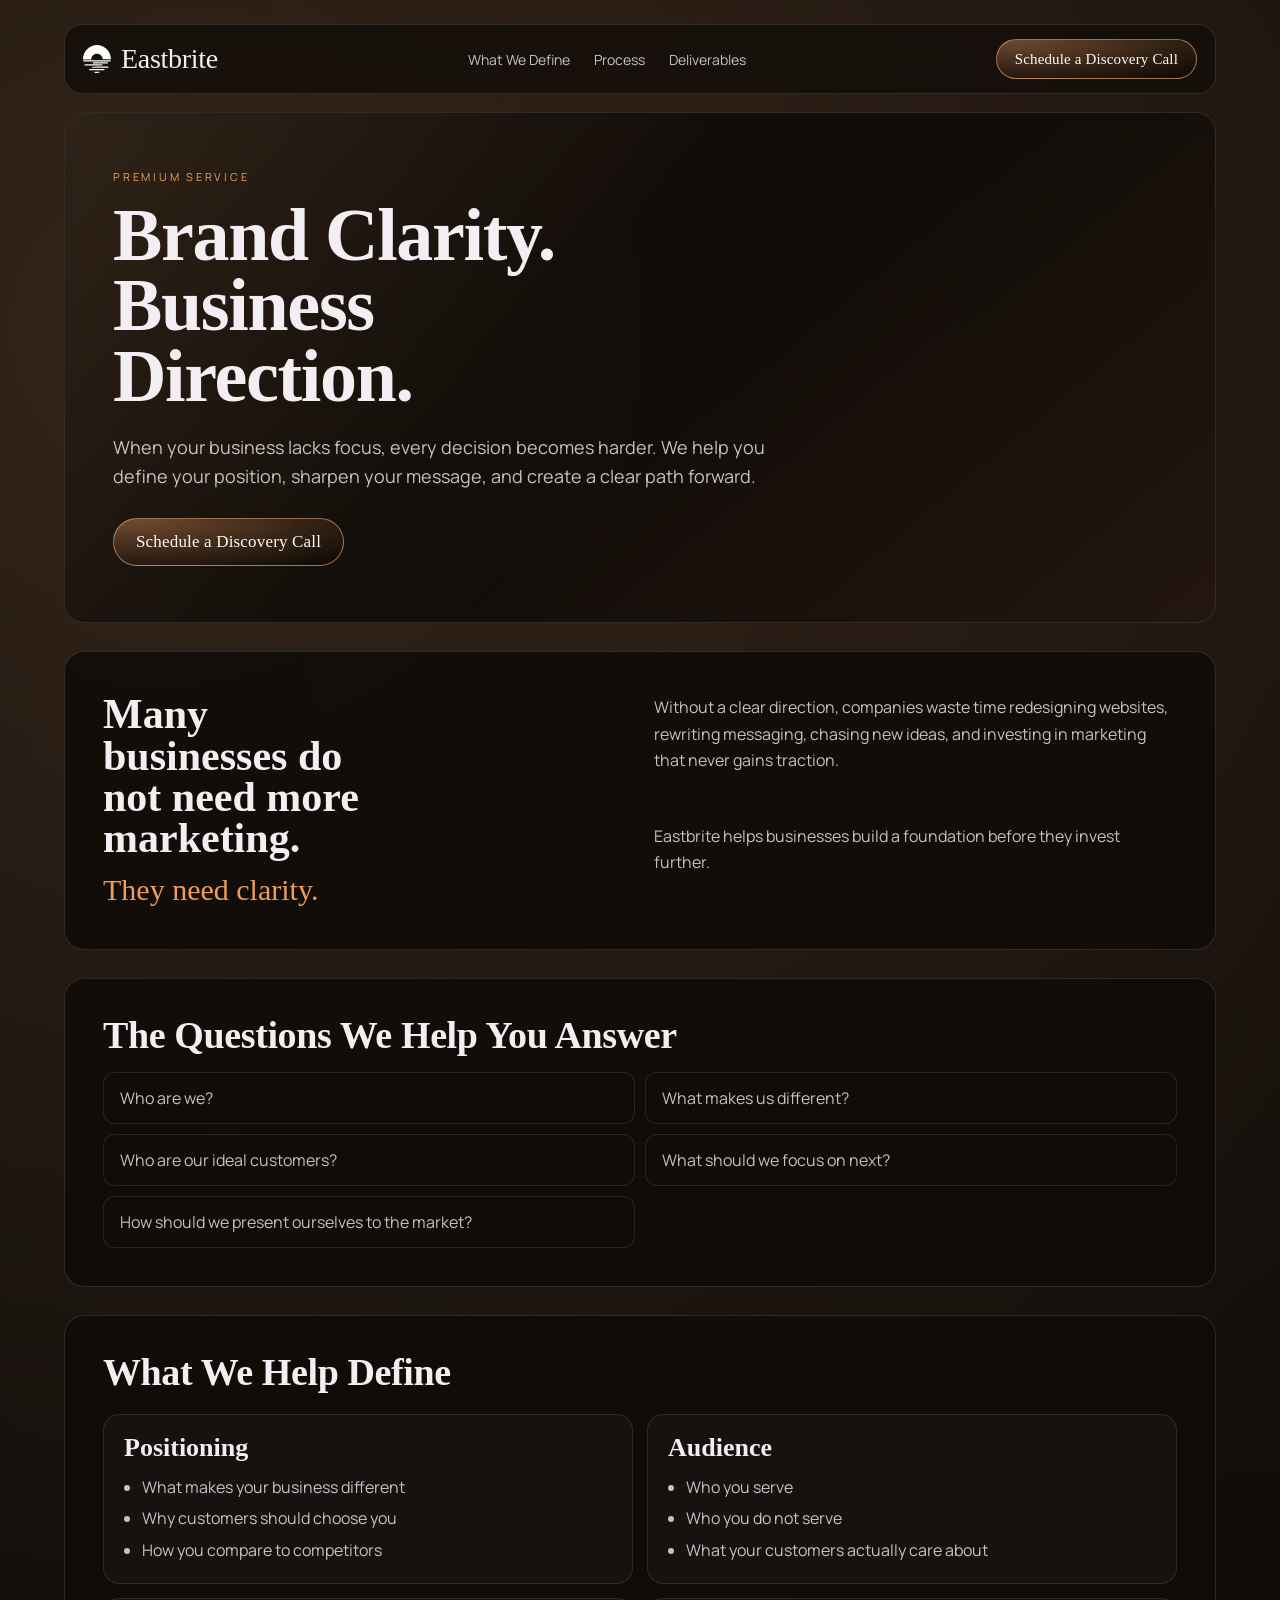
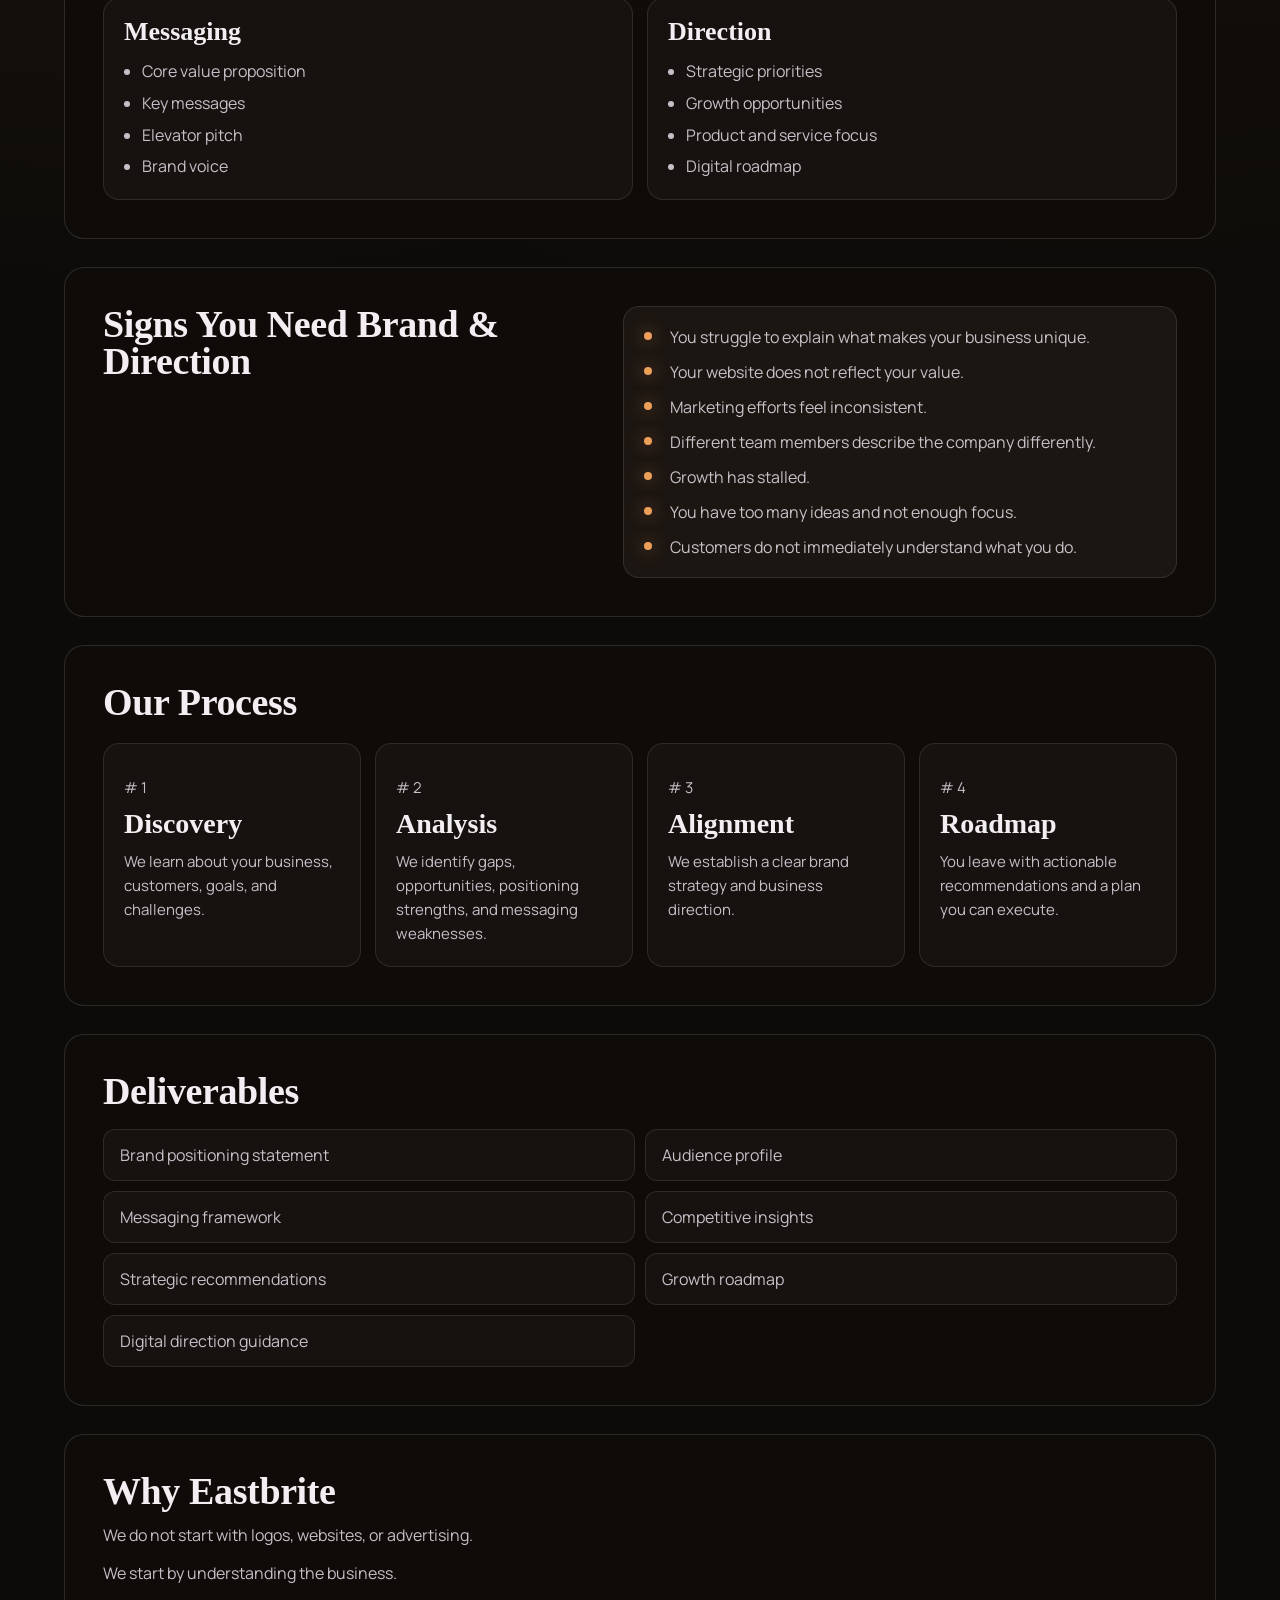
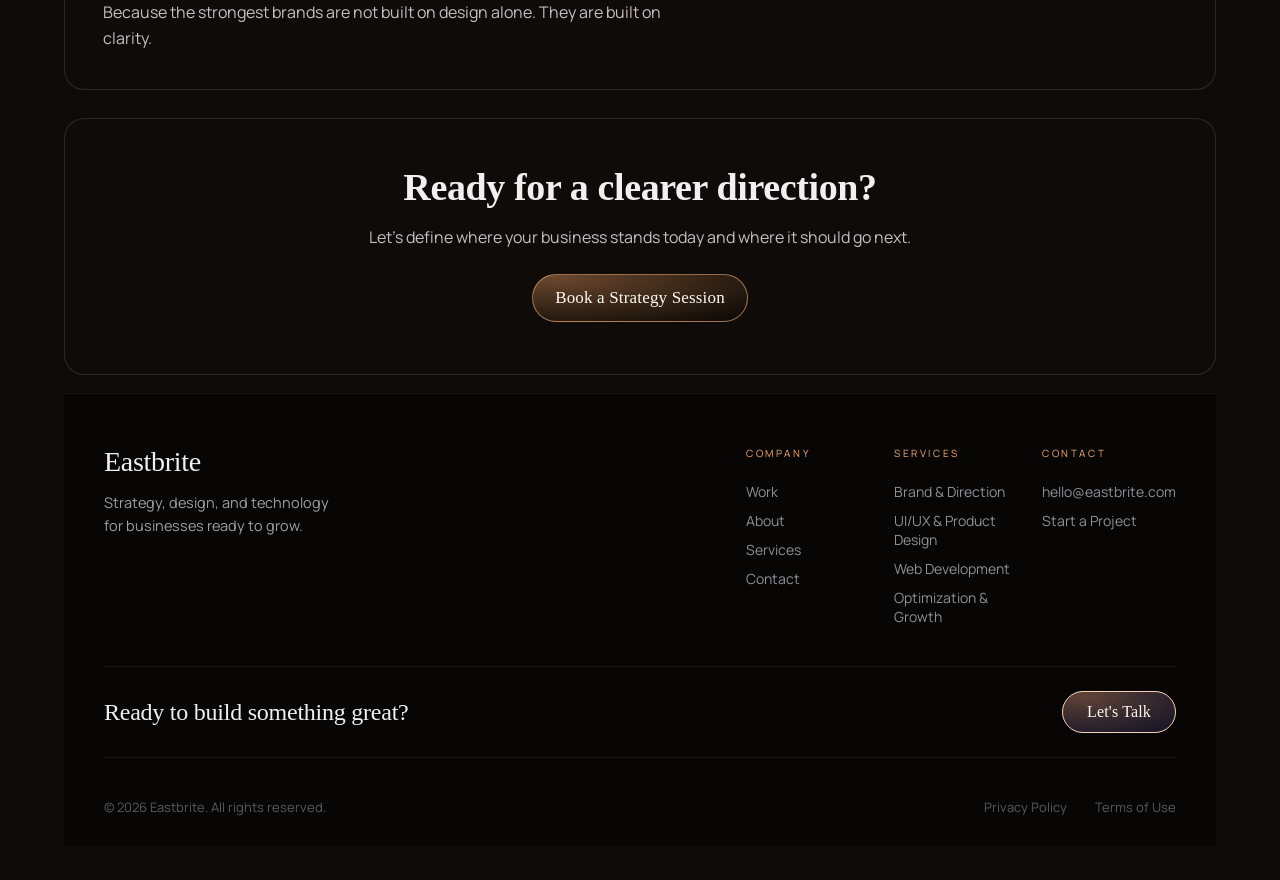
<file: brand-direction.html>
<!doctype html>
<html lang="en">
  <head>
    <meta charset="UTF-8" />
    <meta name="viewport" content="width=device-width, initial-scale=1.0" />
    <title>Brand &amp; Direction | Eastbrite</title>
    <meta
      name="description"
      content="Eastbrite helps businesses define positioning, audience, messaging, and strategic direction before investing further in marketing."
    />
    <link rel="canonical" href="https://eastbrite.com/brand-direction.html" />
    <meta property="og:type" content="website" />
    <meta property="og:site_name" content="Eastbrite" />
    <meta property="og:title" content="Brand &amp; Direction | Eastbrite" />
    <meta
      property="og:description"
      content="Eastbrite helps businesses define positioning, audience, messaging, and strategic direction before investing further in marketing."
    />
    <meta
      property="og:url"
      content="https://eastbrite.com/brand-direction.html"
    />
    <meta property="og:image" content="https://eastbrite.com/logo.svg" />
    <meta name="twitter:card" content="summary_large_image" />
    <meta name="twitter:title" content="Brand &amp; Direction | Eastbrite" />
    <meta
      name="twitter:description"
      content="Eastbrite helps businesses define positioning, audience, messaging, and strategic direction before investing further in marketing."
    />
    <meta name="twitter:image" content="https://eastbrite.com/logo.svg" />
    <link rel="preconnect" href="https://fonts.googleapis.com" />
    <link rel="preconnect" href="https://fonts.gstatic.com" crossorigin />
    <link
      href="https://fonts.googleapis.com/css2?family=Manrope:wght@300;400;500;600;700&display=swap"
      rel="stylesheet"
    />
    <link rel="stylesheet" href="css/service-common.css" />
    <link rel="stylesheet" href="css/brand-direction.css" />
    <link rel="icon" type="image/svg+xml" href="logo.svg" />
  </head>
  <body>
    <div class="bd-page">
      <header class="bd-topbar">
        <a class="bd-brand" href="index.html">
          <img src="logo.svg" alt="Eastbrite logo" class="service-brand-logo" />
          Eastbrite
        </a>
        <nav
          class="bd-nav"
          id="bd-nav"
          data-mobile-nav
          aria-label="Brand Direction page navigation"
        >
          <a href="#define">What We Define</a>
          <a href="#process">Process</a>
          <a href="#deliverables">Deliverables</a>
        </nav>
        <div class="service-top-actions">
          <a
            class="bd-top-cta"
            href="mailto:hello@eastbrite.com?subject=Discovery%20Call%20-%20Brand%20and%20Direction"
            >Schedule a Discovery Call</a
          >
          <button
            class="service-menu-btn"
            type="button"
            aria-label="Open menu"
            aria-expanded="false"
            aria-controls="bd-nav"
            data-menu-toggle
          >
            <span></span>
            <span></span>
          </button>
        </div>
      </header>

      <main>
        <section class="bd-hero" aria-label="Brand and Direction hero">
          <p class="bd-kicker">Premium Service</p>
          <h1>Brand Clarity. Business Direction.</h1>
          <p class="bd-hero-sub">
            When your business lacks focus, every decision becomes harder. We
            help you define your position, sharpen your message, and create a
            clear path forward.
          </p>
          <a
            class="bd-primary-btn"
            href="mailto:hello@eastbrite.com?subject=Discovery%20Call%20-%20Brand%20and%20Direction"
            >Schedule a Discovery Call</a
          >
        </section>

        <section class="bd-intro" aria-label="Service introduction">
          <div>
            <h2>Many businesses do not need more marketing.</h2>
            <p class="bd-intro-lead">They need clarity.</p>
          </div>
          <div class="bd-intro-copy">
            <p>
              Without a clear direction, companies waste time redesigning
              websites, rewriting messaging, chasing new ideas, and investing in
              marketing that never gains traction.
            </p>
            <p>
              Eastbrite helps businesses build a foundation before they invest
              further.
            </p>
          </div>
        </section>

        <section class="bd-questions" aria-label="Critical business questions">
          <h2>The Questions We Help You Answer</h2>
          <ul>
            <li>Who are we?</li>
            <li>What makes us different?</li>
            <li>Who are our ideal customers?</li>
            <li>What should we focus on next?</li>
            <li>How should we present ourselves to the market?</li>
          </ul>
        </section>

        <section class="bd-define" id="define" aria-label="What we help define">
          <h2>What We Help Define</h2>
          <div class="bd-define-grid">
            <article class="bd-card">
              <h3>Positioning</h3>
              <ul>
                <li>What makes your business different</li>
                <li>Why customers should choose you</li>
                <li>How you compare to competitors</li>
              </ul>
            </article>
            <article class="bd-card">
              <h3>Audience</h3>
              <ul>
                <li>Who you serve</li>
                <li>Who you do not serve</li>
                <li>What your customers actually care about</li>
              </ul>
            </article>
            <article class="bd-card">
              <h3>Messaging</h3>
              <ul>
                <li>Core value proposition</li>
                <li>Key messages</li>
                <li>Elevator pitch</li>
                <li>Brand voice</li>
              </ul>
            </article>
            <article class="bd-card">
              <h3>Direction</h3>
              <ul>
                <li>Strategic priorities</li>
                <li>Growth opportunities</li>
                <li>Product and service focus</li>
                <li>Digital roadmap</li>
              </ul>
            </article>
          </div>
        </section>

        <section
          class="bd-signs"
          aria-label="Signs you need brand and direction"
        >
          <div class="bd-signs-head">
            <h2>Signs You Need Brand &amp; Direction</h2>
          </div>
          <ul class="bd-signs-list">
            <li>You struggle to explain what makes your business unique.</li>
            <li>Your website does not reflect your value.</li>
            <li>Marketing efforts feel inconsistent.</li>
            <li>Different team members describe the company differently.</li>
            <li>Growth has stalled.</li>
            <li>You have too many ideas and not enough focus.</li>
            <li>Customers do not immediately understand what you do.</li>
          </ul>
        </section>

        <section class="bd-process" id="process" aria-label="Our process">
          <h2>Our Process</h2>
          <div class="bd-process-grid">
            <article class="bd-step">
              <p class="bd-step-num">#1</p>
              <h3>Discovery</h3>
              <p>
                We learn about your business, customers, goals, and challenges.
              </p>
            </article>
            <article class="bd-step">
              <p class="bd-step-num">#2</p>
              <h3>Analysis</h3>
              <p>
                We identify gaps, opportunities, positioning strengths, and
                messaging weaknesses.
              </p>
            </article>
            <article class="bd-step">
              <p class="bd-step-num">#3</p>
              <h3>Alignment</h3>
              <p>We establish a clear brand strategy and business direction.</p>
            </article>
            <article class="bd-step">
              <p class="bd-step-num">#4</p>
              <h3>Roadmap</h3>
              <p>
                You leave with actionable recommendations and a plan you can
                execute.
              </p>
            </article>
          </div>
        </section>

        <section
          class="bd-deliverables"
          id="deliverables"
          aria-label="Deliverables"
        >
          <h2>Deliverables</h2>
          <div class="bd-deliverables-grid">
            <p>Brand positioning statement</p>
            <p>Audience profile</p>
            <p>Messaging framework</p>
            <p>Competitive insights</p>
            <p>Strategic recommendations</p>
            <p>Growth roadmap</p>
            <p>Digital direction guidance</p>
          </div>
        </section>

        <section class="bd-why" aria-label="Why Eastbrite">
          <h2>Why Eastbrite</h2>
          <p>We do not start with logos, websites, or advertising.</p>
          <p>We start by understanding the business.</p>
          <p>
            Because the strongest brands are not built on design alone. They are
            built on clarity.
          </p>
        </section>

        <section class="bd-final-cta" aria-label="Final call to action">
          <h2>Ready for a clearer direction?</h2>
          <p>
            Let&apos;s define where your business stands today and where it
            should go next.
          </p>
          <a
            class="bd-primary-btn"
            href="mailto:hello@eastbrite.com?subject=Strategy%20Session%20-%20Brand%20and%20Direction"
            >Book a Strategy Session</a
          >
        </section>
      </main>

      <footer class="site-footer">
        <div class="footer-inner">
          <div class="footer-top">
            <div class="footer-brand">
              <div class="footer-logo">Eastbrite</div>
              <p class="footer-tagline">
                Strategy, design, and technology for businesses ready to grow.
              </p>
              <!-- footer-socials commented out until social profiles are ready
              <div class="footer-socials">
                <a href="https://www.linkedin.com" class="footer-social-link" aria-label="LinkedIn">in</a>
                <a href="https://www.instagram.com" class="footer-social-link" aria-label="Instagram">ig</a>
                <a href="https://dribbble.com" class="footer-social-link" aria-label="Dribbble">dr</a>
                <a href="https://x.com" class="footer-social-link" aria-label="X / Twitter">𝕏</a>
              </div>
              -->
            </div>

            <nav class="footer-nav" aria-label="Footer navigation">
              <div class="footer-nav-col">
                <p class="footer-nav-heading">Company</p>
                <a href="index.html#work">Work</a>
                <a href="index.html#about">About</a>
                <a href="index.html#services">Services</a>
                <a href="index.html#contact">Contact</a>
              </div>
              <div class="footer-nav-col">
                <p class="footer-nav-heading">Services</p>
                <a href="brand-direction.html">Brand &amp; Direction</a>
                <a href="uiux-product-design.html"
                  >UI/UX &amp; Product Design</a
                >
                <a href="web-development.html">Web Development</a>
                <a href="optimization-growth.html">Optimization &amp; Growth</a>
              </div>
              <div class="footer-nav-col">
                <p class="footer-nav-heading">Contact</p>
                <a href="mailto:hello@eastbrite.com">hello@eastbrite.com</a>
                <a
                  href="mailto:hello@eastbrite.com?subject=Start%20a%20Project%20-%20Eastbrite"
                  >Start a Project</a
                >
              </div>
            </nav>
          </div>

          <div class="footer-cta-band">
            <p>Ready to build something great?</p>
            <a class="talk-btn" href="index.html#contact">Let's Talk</a>
          </div>

          <div class="footer-bottom">
            <p class="footer-copy">
              &copy; 2026 Eastbrite. All rights reserved.
            </p>
            <div class="footer-legal">
              <a href="privacy-policy.html">Privacy Policy</a>
              <a href="terms-of-use.html">Terms of Use</a>
            </div>
          </div>
        </div>
      </footer>
    </div>
    <script src="js/main.js" defer></script>
  </body>
</html>
</file>
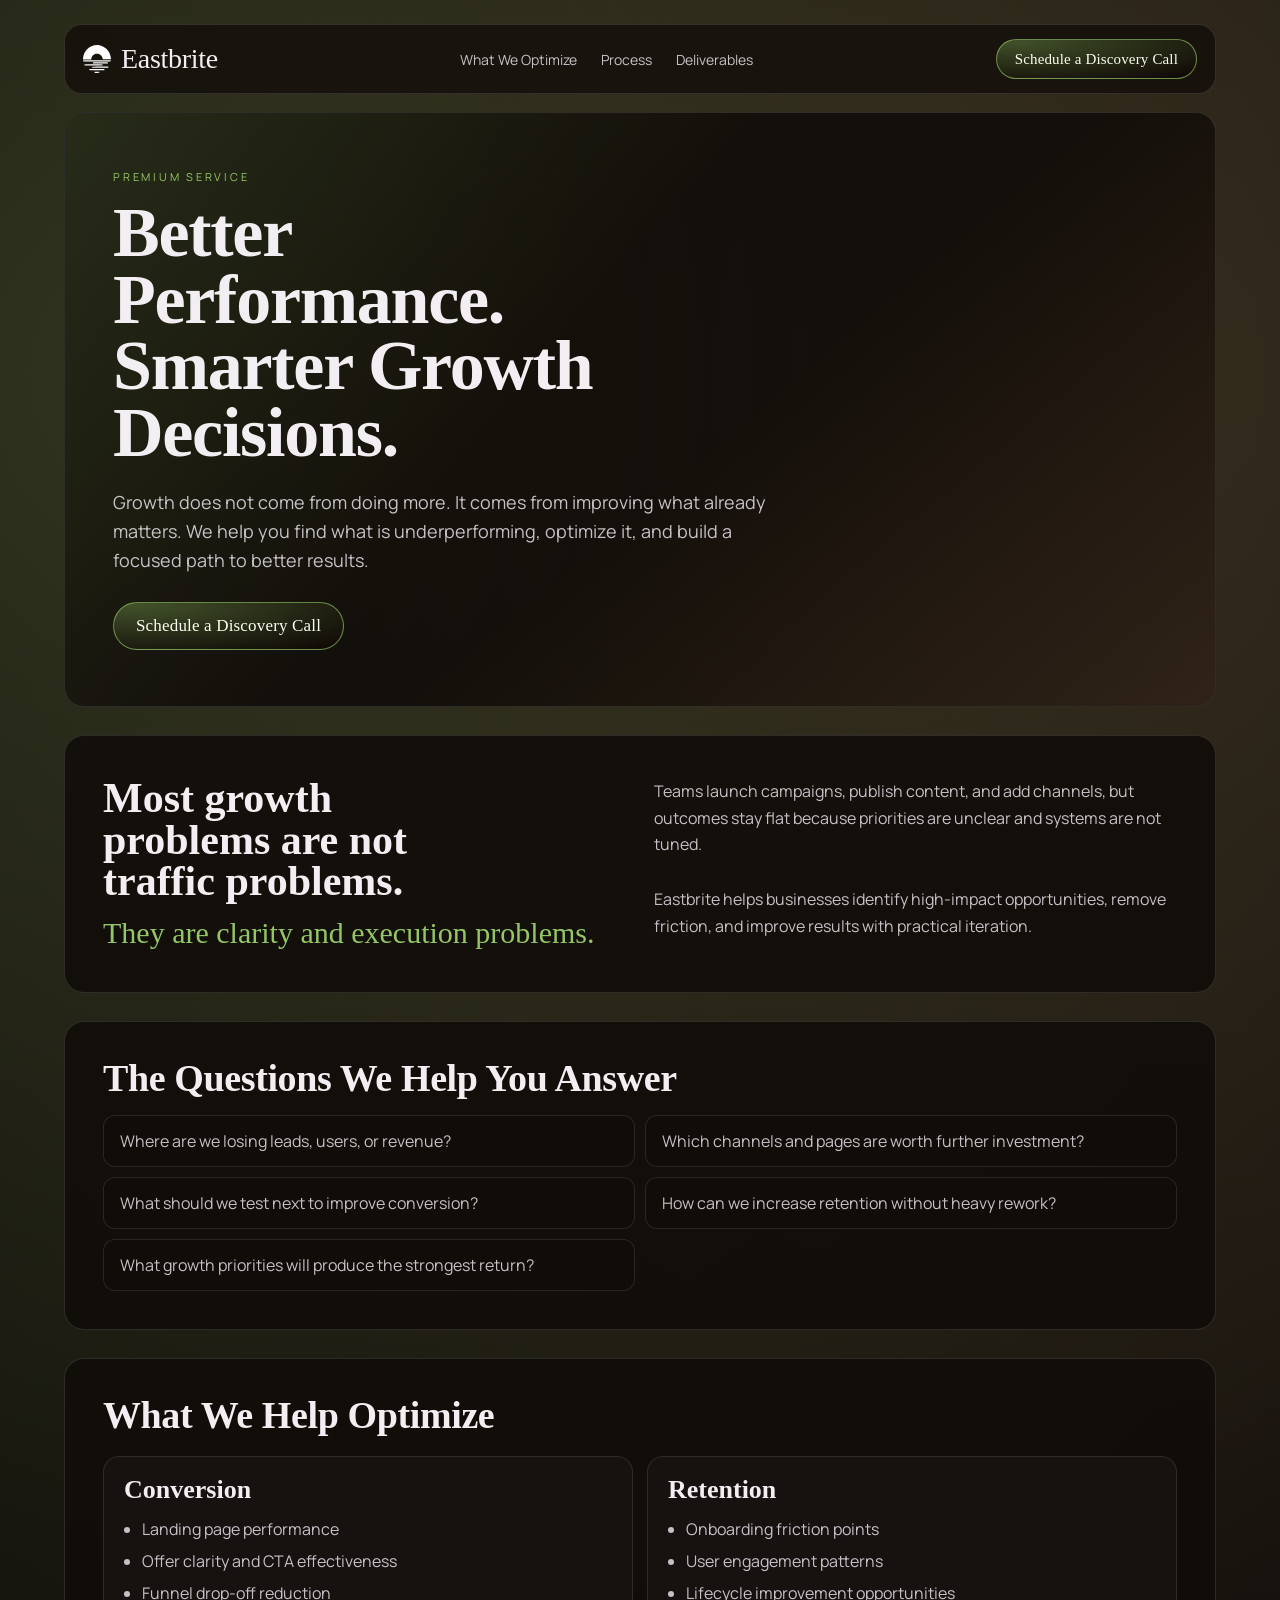
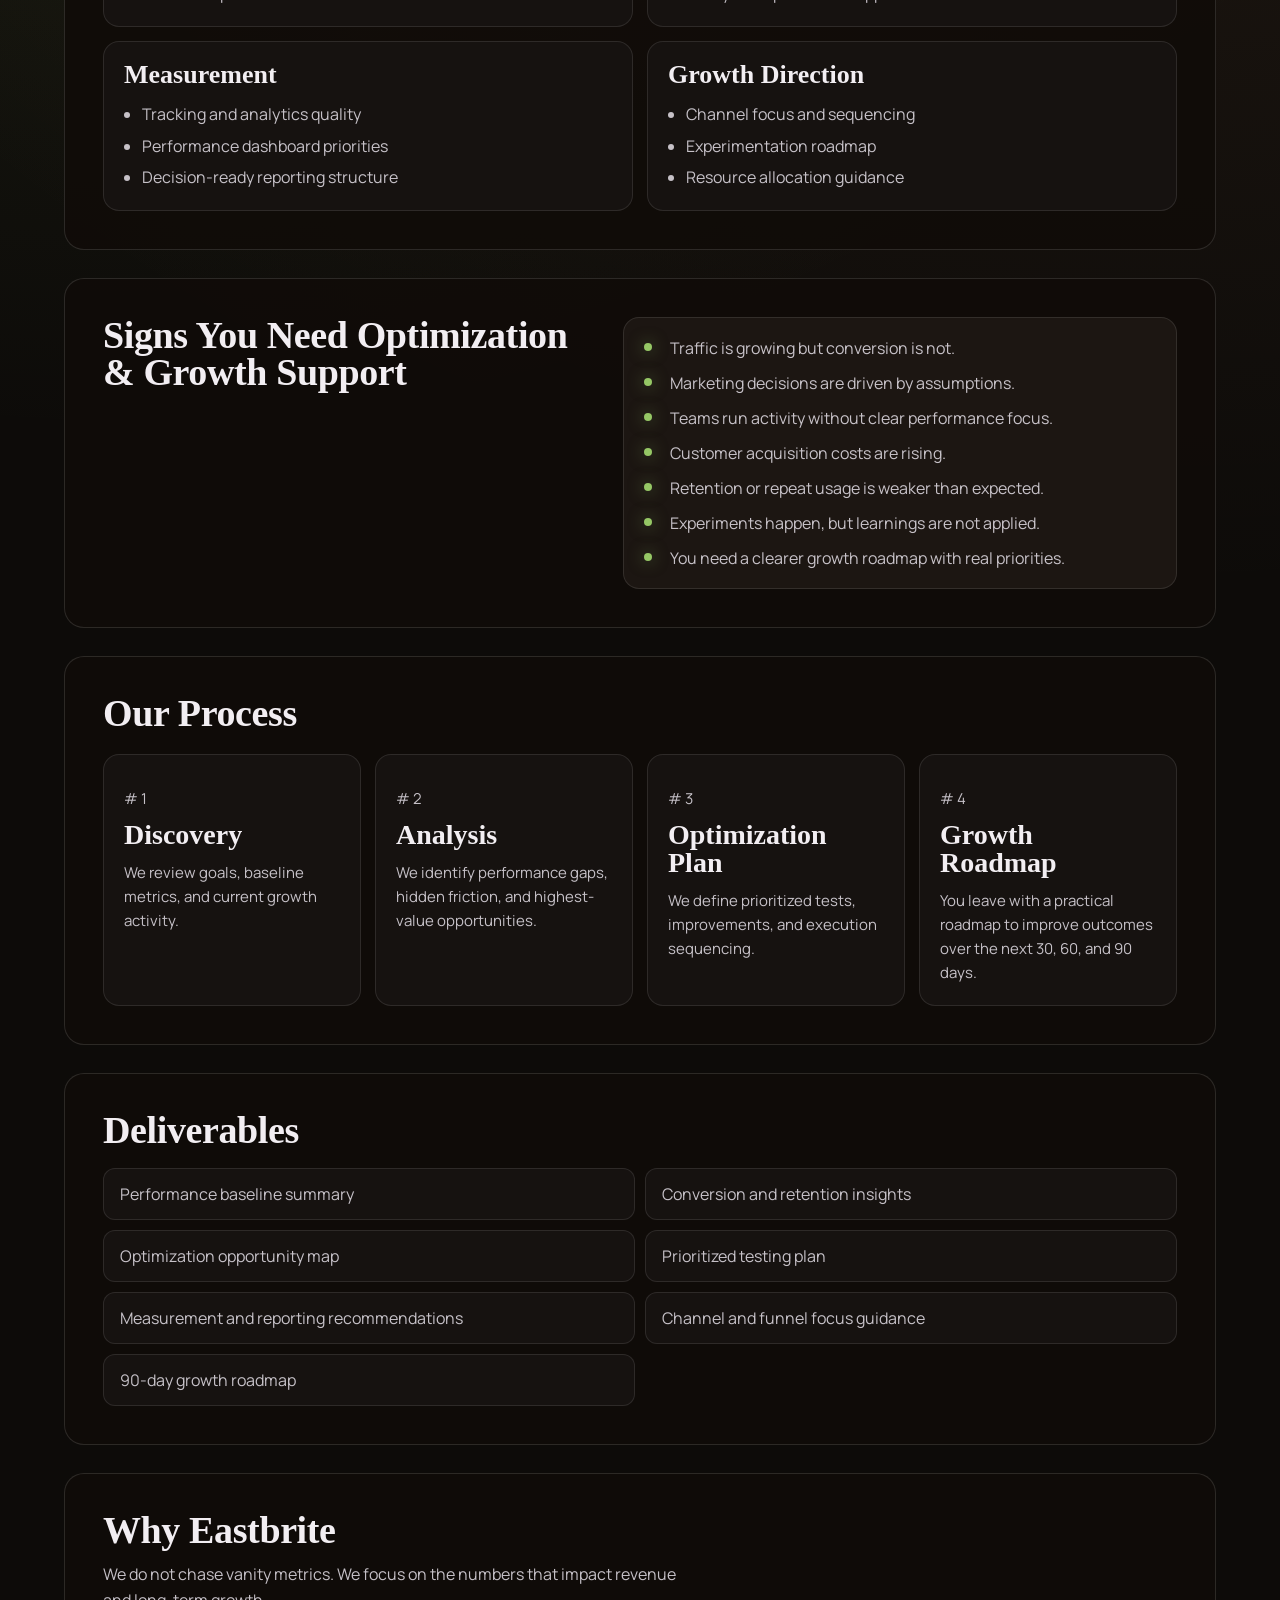
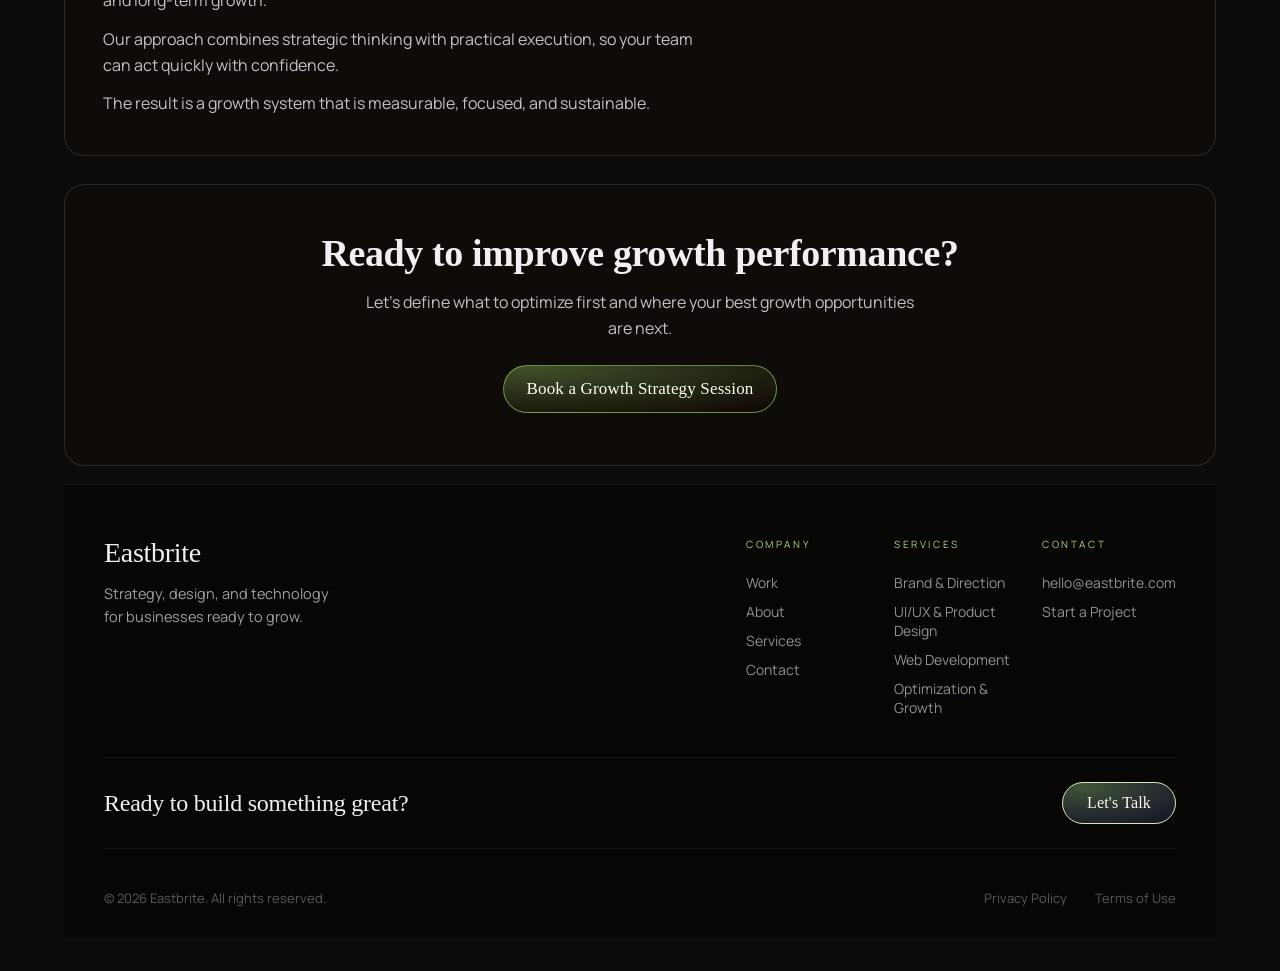
<file: optimization-growth.html>
<!doctype html>
<html lang="en">
  <head>
    <meta charset="UTF-8" />
    <meta name="viewport" content="width=device-width, initial-scale=1.0" />
    <title>Optimization &amp; Growth | Eastbrite</title>
    <meta
      name="description"
      content="Eastbrite helps businesses improve conversion, retention, and growth through clear measurement, experimentation, and practical optimization strategy."
    />
    <link
      rel="canonical"
      href="https://eastbrite.com/optimization-growth.html"
    />
    <meta property="og:type" content="website" />
    <meta property="og:site_name" content="Eastbrite" />
    <meta property="og:title" content="Optimization &amp; Growth | Eastbrite" />
    <meta
      property="og:description"
      content="Eastbrite helps businesses improve conversion, retention, and growth through clear measurement, experimentation, and practical optimization strategy."
    />
    <meta
      property="og:url"
      content="https://eastbrite.com/optimization-growth.html"
    />
    <meta property="og:image" content="https://eastbrite.com/logo.svg" />
    <meta name="twitter:card" content="summary_large_image" />
    <meta
      name="twitter:title"
      content="Optimization &amp; Growth | Eastbrite"
    />
    <meta
      name="twitter:description"
      content="Eastbrite helps businesses improve conversion, retention, and growth through clear measurement, experimentation, and practical optimization strategy."
    />
    <meta name="twitter:image" content="https://eastbrite.com/logo.svg" />
    <link rel="preconnect" href="https://fonts.googleapis.com" />
    <link rel="preconnect" href="https://fonts.gstatic.com" crossorigin />
    <link
      href="https://fonts.googleapis.com/css2?family=Manrope:wght@300;400;500;600;700&display=swap"
      rel="stylesheet"
    />
    <link rel="stylesheet" href="css/service-common.css" />
    <link rel="stylesheet" href="css/optimization-growth.css" />
    <link rel="icon" type="image/svg+xml" href="logo.svg" />
  </head>
  <body>
    <div class="og-page">
      <header class="og-topbar">
        <a class="og-brand" href="index.html"
          ><img
            src="logo.svg"
            alt="Eastbrite logo"
            class="service-brand-logo"
          />Eastbrite</a
        >
        <nav
          class="og-nav"
          id="og-nav"
          data-mobile-nav
          aria-label="Optimization and growth page navigation"
        >
          <a href="#optimize">What We Optimize</a>
          <a href="#process">Process</a>
          <a href="#deliverables">Deliverables</a>
        </nav>
        <div class="service-top-actions">
          <a
            class="og-top-cta"
            href="mailto:hello@eastbrite.com?subject=Discovery%20Call%20-%20Optimization%20and%20Growth"
            >Schedule a Discovery Call</a
          >
          <button
            class="service-menu-btn"
            type="button"
            aria-label="Open menu"
            aria-expanded="false"
            aria-controls="og-nav"
            data-menu-toggle
          >
            <span></span>
            <span></span>
          </button>
        </div>
      </header>

      <main>
        <section class="og-hero" aria-label="Optimization and growth hero">
          <p class="og-kicker">Premium Service</p>
          <h1>Better Performance. Smarter Growth Decisions.</h1>
          <p class="og-hero-sub">
            Growth does not come from doing more. It comes from improving what
            already matters. We help you find what is underperforming, optimize
            it, and build a focused path to better results.
          </p>
          <a
            class="og-primary-btn"
            href="mailto:hello@eastbrite.com?subject=Discovery%20Call%20-%20Optimization%20and%20Growth"
            >Schedule a Discovery Call</a
          >
        </section>

        <section class="og-intro" aria-label="Service introduction">
          <div>
            <h2>Most growth problems are not traffic problems.</h2>
            <p class="og-intro-lead">
              They are clarity and execution problems.
            </p>
          </div>
          <div class="og-intro-copy">
            <p>
              Teams launch campaigns, publish content, and add channels, but
              outcomes stay flat because priorities are unclear and systems are
              not tuned.
            </p>
            <p>
              Eastbrite helps businesses identify high-impact opportunities,
              remove friction, and improve results with practical iteration.
            </p>
          </div>
        </section>

        <section class="og-questions" aria-label="Critical growth questions">
          <h2>The Questions We Help You Answer</h2>
          <ul>
            <li>Where are we losing leads, users, or revenue?</li>
            <li>Which channels and pages are worth further investment?</li>
            <li>What should we test next to improve conversion?</li>
            <li>How can we increase retention without heavy rework?</li>
            <li>What growth priorities will produce the strongest return?</li>
          </ul>
        </section>

        <section
          class="og-optimize"
          id="optimize"
          aria-label="What we help optimize"
        >
          <h2>What We Help Optimize</h2>
          <div class="og-optimize-grid">
            <article class="og-card">
              <h3>Conversion</h3>
              <ul>
                <li>Landing page performance</li>
                <li>Offer clarity and CTA effectiveness</li>
                <li>Funnel drop-off reduction</li>
              </ul>
            </article>
            <article class="og-card">
              <h3>Retention</h3>
              <ul>
                <li>Onboarding friction points</li>
                <li>User engagement patterns</li>
                <li>Lifecycle improvement opportunities</li>
              </ul>
            </article>
            <article class="og-card">
              <h3>Measurement</h3>
              <ul>
                <li>Tracking and analytics quality</li>
                <li>Performance dashboard priorities</li>
                <li>Decision-ready reporting structure</li>
              </ul>
            </article>
            <article class="og-card">
              <h3>Growth Direction</h3>
              <ul>
                <li>Channel focus and sequencing</li>
                <li>Experimentation roadmap</li>
                <li>Resource allocation guidance</li>
              </ul>
            </article>
          </div>
        </section>

        <section
          class="og-signs"
          aria-label="Signs you need optimization and growth support"
        >
          <div class="og-signs-head">
            <h2>Signs You Need Optimization &amp; Growth Support</h2>
          </div>
          <ul class="og-signs-list">
            <li>Traffic is growing but conversion is not.</li>
            <li>Marketing decisions are driven by assumptions.</li>
            <li>Teams run activity without clear performance focus.</li>
            <li>Customer acquisition costs are rising.</li>
            <li>Retention or repeat usage is weaker than expected.</li>
            <li>Experiments happen, but learnings are not applied.</li>
            <li>You need a clearer growth roadmap with real priorities.</li>
          </ul>
        </section>

        <section class="og-process" id="process" aria-label="Our process">
          <h2>Our Process</h2>
          <div class="og-process-grid">
            <article class="og-step">
              <p class="og-step-num">#1</p>
              <h3>Discovery</h3>
              <p>
                We review goals, baseline metrics, and current growth activity.
              </p>
            </article>
            <article class="og-step">
              <p class="og-step-num">#2</p>
              <h3>Analysis</h3>
              <p>
                We identify performance gaps, hidden friction, and highest-value
                opportunities.
              </p>
            </article>
            <article class="og-step">
              <p class="og-step-num">#3</p>
              <h3>Optimization Plan</h3>
              <p>
                We define prioritized tests, improvements, and execution
                sequencing.
              </p>
            </article>
            <article class="og-step">
              <p class="og-step-num">#4</p>
              <h3>Growth Roadmap</h3>
              <p>
                You leave with a practical roadmap to improve outcomes over the
                next 30, 60, and 90 days.
              </p>
            </article>
          </div>
        </section>

        <section
          class="og-deliverables"
          id="deliverables"
          aria-label="Deliverables"
        >
          <h2>Deliverables</h2>
          <div class="og-deliverables-grid">
            <p>Performance baseline summary</p>
            <p>Conversion and retention insights</p>
            <p>Optimization opportunity map</p>
            <p>Prioritized testing plan</p>
            <p>Measurement and reporting recommendations</p>
            <p>Channel and funnel focus guidance</p>
            <p>90-day growth roadmap</p>
          </div>
        </section>

        <section class="og-why" aria-label="Why Eastbrite">
          <h2>Why Eastbrite</h2>
          <p>
            We do not chase vanity metrics. We focus on the numbers that impact
            revenue and long-term growth.
          </p>
          <p>
            Our approach combines strategic thinking with practical execution,
            so your team can act quickly with confidence.
          </p>
          <p>
            The result is a growth system that is measurable, focused, and
            sustainable.
          </p>
        </section>

        <section class="og-final-cta" aria-label="Final call to action">
          <h2>Ready to improve growth performance?</h2>
          <p>
            Let&apos;s define what to optimize first and where your best growth
            opportunities are next.
          </p>
          <a
            class="og-primary-btn"
            href="mailto:hello@eastbrite.com?subject=Strategy%20Session%20-%20Optimization%20and%20Growth"
            >Book a Growth Strategy Session</a
          >
        </section>
      </main>

      <footer class="site-footer">
        <div class="footer-inner">
          <div class="footer-top">
            <div class="footer-brand">
              <div class="footer-logo">Eastbrite</div>
              <p class="footer-tagline">
                Strategy, design, and technology for businesses ready to grow.
              </p>
              <!-- footer-socials commented out until social profiles are ready
              <div class="footer-socials">
                <a href="https://www.linkedin.com" class="footer-social-link" aria-label="LinkedIn">in</a>
                <a href="https://www.instagram.com" class="footer-social-link" aria-label="Instagram">ig</a>
                <a href="https://dribbble.com" class="footer-social-link" aria-label="Dribbble">dr</a>
                <a href="https://x.com" class="footer-social-link" aria-label="X / Twitter">𝕏</a>
              </div>
              -->
            </div>

            <nav class="footer-nav" aria-label="Footer navigation">
              <div class="footer-nav-col">
                <p class="footer-nav-heading">Company</p>
                <a href="index.html#work">Work</a>
                <a href="index.html#about">About</a>
                <a href="index.html#services">Services</a>
                <a href="index.html#contact">Contact</a>
              </div>
              <div class="footer-nav-col">
                <p class="footer-nav-heading">Services</p>
                <a href="brand-direction.html">Brand &amp; Direction</a>
                <a href="uiux-product-design.html"
                  >UI/UX &amp; Product Design</a
                >
                <a href="web-development.html">Web Development</a>
                <a href="optimization-growth.html">Optimization &amp; Growth</a>
              </div>
              <div class="footer-nav-col">
                <p class="footer-nav-heading">Contact</p>
                <a href="mailto:hello@eastbrite.com">hello@eastbrite.com</a>
                <a
                  href="mailto:hello@eastbrite.com?subject=Start%20a%20Project%20-%20Eastbrite"
                  >Start a Project</a
                >
              </div>
            </nav>
          </div>

          <div class="footer-cta-band">
            <p>Ready to build something great?</p>
            <a class="talk-btn" href="index.html#contact">Let's Talk</a>
          </div>

          <div class="footer-bottom">
            <p class="footer-copy">
              &copy; 2026 Eastbrite. All rights reserved.
            </p>
            <div class="footer-legal">
              <a href="privacy-policy.html">Privacy Policy</a>
              <a href="terms-of-use.html">Terms of Use</a>
            </div>
          </div>
        </div>
      </footer>
    </div>
    <script src="js/main.js" defer></script>
  </body>
</html>
</file>
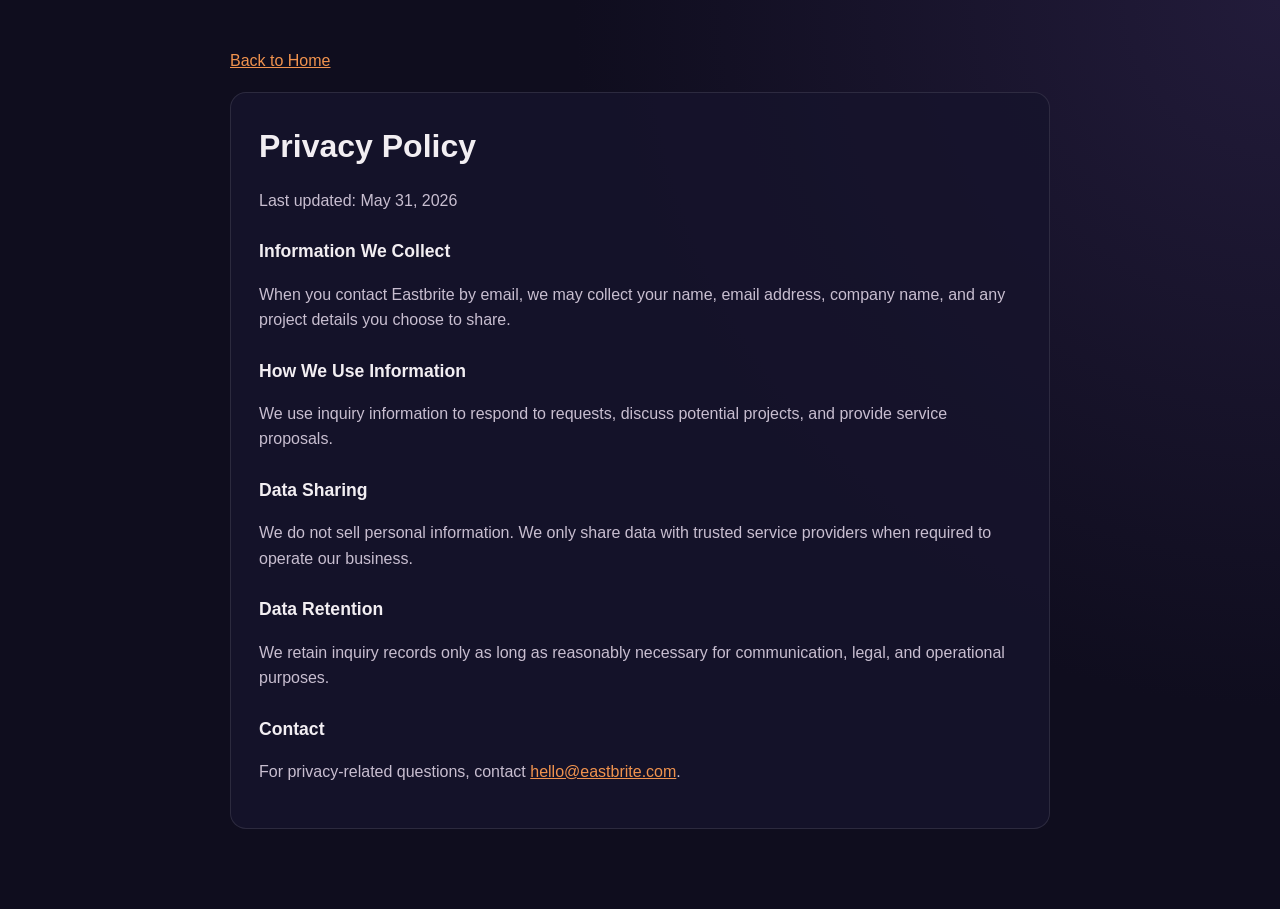
<file: privacy-policy.html>
<!doctype html>
<html lang="en">
  <head>
    <meta charset="UTF-8" />
    <meta name="viewport" content="width=device-width, initial-scale=1.0" />
    <title>Privacy Policy | Eastbrite</title>
    <meta
      name="description"
      content="Privacy Policy for Eastbrite describing how contact information and inquiry data are used."
    />
    <link rel="canonical" href="https://eastbrite.com/privacy-policy.html" />
    <meta property="og:type" content="website" />
    <meta property="og:site_name" content="Eastbrite" />
    <meta property="og:title" content="Privacy Policy | Eastbrite" />
    <meta
      property="og:description"
      content="Privacy Policy for Eastbrite describing how contact information and inquiry data are used."
    />
    <meta
      property="og:url"
      content="https://eastbrite.com/privacy-policy.html"
    />
    <meta property="og:image" content="https://eastbrite.com/logo.svg" />
    <meta name="twitter:card" content="summary_large_image" />
    <meta name="twitter:title" content="Privacy Policy | Eastbrite" />
    <meta
      name="twitter:description"
      content="Privacy Policy for Eastbrite describing how contact information and inquiry data are used."
    />
    <meta name="twitter:image" content="https://eastbrite.com/logo.svg" />
    <link rel="icon" type="image/svg+xml" href="logo.svg" />
    <style>
      :root {
        --bg: #0f0d1e;
        --surface: #17142c;
        --text: #f2eef2;
        --muted: #c8bed0;
        --accent: #f1934e;
      }

      * {
        box-sizing: border-box;
      }

      body {
        margin: 0;
        font-family:
          Manrope,
          -apple-system,
          BlinkMacSystemFont,
          "Segoe UI",
          sans-serif;
        background: radial-gradient(
          circle at top right,
          #221b3a,
          var(--bg) 45%
        );
        color: var(--text);
        line-height: 1.6;
      }

      main {
        max-width: 860px;
        margin: 0 auto;
        padding: 48px 20px 80px;
      }

      .panel {
        background: rgba(23, 20, 44, 0.82);
        border: 1px solid rgba(255, 255, 255, 0.1);
        border-radius: 16px;
        padding: 28px;
      }

      h1 {
        margin-top: 0;
        margin-bottom: 10px;
        font-size: 2rem;
      }

      h2 {
        margin-top: 24px;
        margin-bottom: 8px;
        font-size: 1.1rem;
      }

      p,
      li {
        color: var(--muted);
      }

      a {
        color: var(--accent);
      }

      .back {
        display: inline-block;
        margin-bottom: 18px;
      }
    </style>
  </head>
  <body>
    <main>
      <a class="back" href="index.html">Back to Home</a>
      <section class="panel">
        <h1>Privacy Policy</h1>
        <p>Last updated: May 31, 2026</p>

        <h2>Information We Collect</h2>
        <p>
          When you contact Eastbrite by email, we may collect your name, email
          address, company name, and any project details you choose to share.
        </p>

        <h2>How We Use Information</h2>
        <p>
          We use inquiry information to respond to requests, discuss potential
          projects, and provide service proposals.
        </p>

        <h2>Data Sharing</h2>
        <p>
          We do not sell personal information. We only share data with trusted
          service providers when required to operate our business.
        </p>

        <h2>Data Retention</h2>
        <p>
          We retain inquiry records only as long as reasonably necessary for
          communication, legal, and operational purposes.
        </p>

        <h2>Contact</h2>
        <p>
          For privacy-related questions, contact
          <a href="mailto:hello@eastbrite.com">hello@eastbrite.com</a>.
        </p>
      </section>
    </main>
  </body>
</html>
</file>
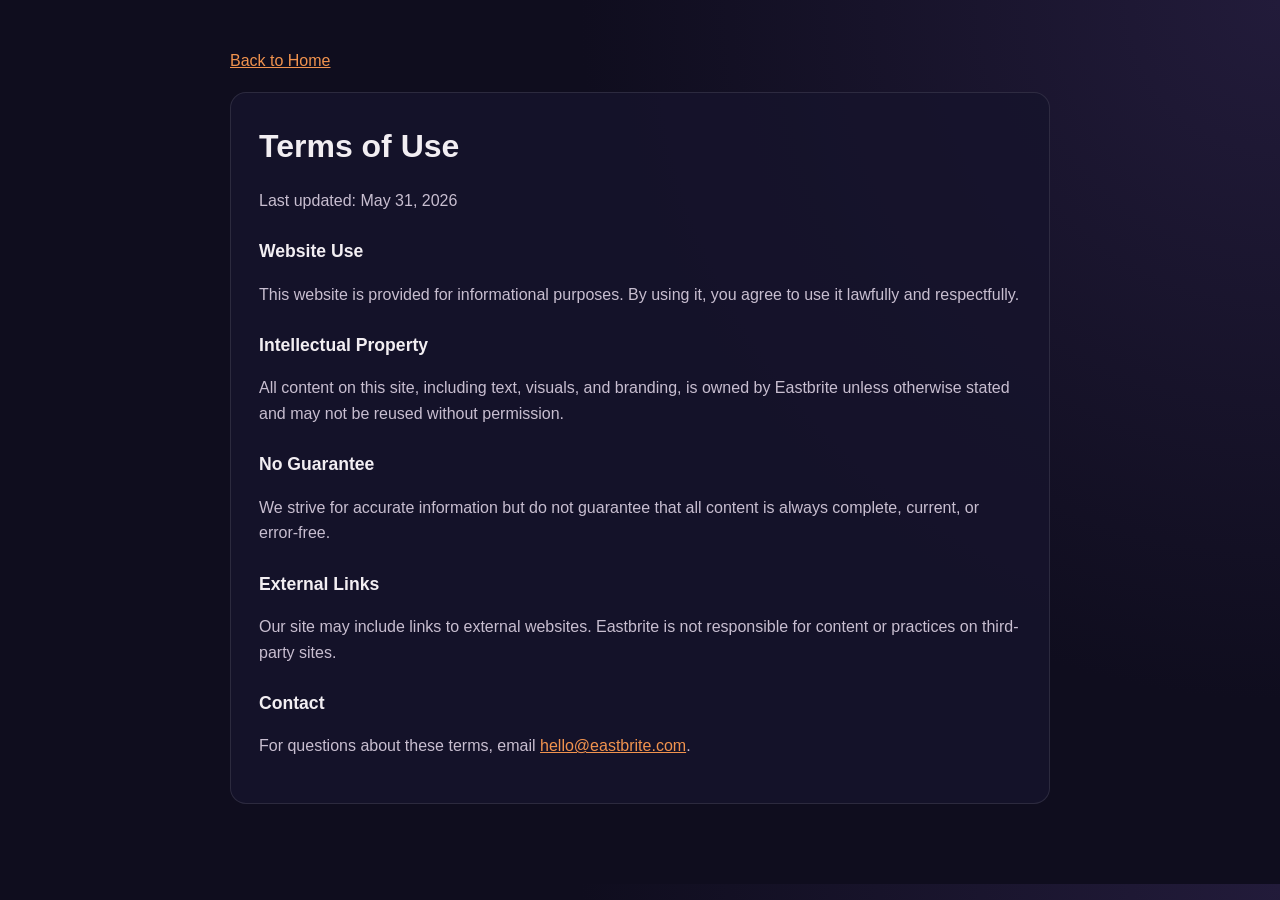
<file: terms-of-use.html>
<!doctype html>
<html lang="en">
  <head>
    <meta charset="UTF-8" />
    <meta name="viewport" content="width=device-width, initial-scale=1.0" />
    <title>Terms of Use | Eastbrite</title>
    <meta
      name="description"
      content="Terms of Use for Eastbrite website visitors and prospective clients."
    />
    <link rel="canonical" href="https://eastbrite.com/terms-of-use.html" />
    <meta property="og:type" content="website" />
    <meta property="og:site_name" content="Eastbrite" />
    <meta property="og:title" content="Terms of Use | Eastbrite" />
    <meta
      property="og:description"
      content="Terms of Use for Eastbrite website visitors and prospective clients."
    />
    <meta property="og:url" content="https://eastbrite.com/terms-of-use.html" />
    <meta property="og:image" content="https://eastbrite.com/logo.svg" />
    <meta name="twitter:card" content="summary_large_image" />
    <meta name="twitter:title" content="Terms of Use | Eastbrite" />
    <meta
      name="twitter:description"
      content="Terms of Use for Eastbrite website visitors and prospective clients."
    />
    <meta name="twitter:image" content="https://eastbrite.com/logo.svg" />
    <link rel="icon" type="image/svg+xml" href="logo.svg" />
    <style>
      :root {
        --bg: #0f0d1e;
        --surface: #17142c;
        --text: #f2eef2;
        --muted: #c8bed0;
        --accent: #f1934e;
      }

      * {
        box-sizing: border-box;
      }

      body {
        margin: 0;
        font-family:
          Manrope,
          -apple-system,
          BlinkMacSystemFont,
          "Segoe UI",
          sans-serif;
        background: radial-gradient(
          circle at top right,
          #221b3a,
          var(--bg) 45%
        );
        color: var(--text);
        line-height: 1.6;
      }

      main {
        max-width: 860px;
        margin: 0 auto;
        padding: 48px 20px 80px;
      }

      .panel {
        background: rgba(23, 20, 44, 0.82);
        border: 1px solid rgba(255, 255, 255, 0.1);
        border-radius: 16px;
        padding: 28px;
      }

      h1 {
        margin-top: 0;
        margin-bottom: 10px;
        font-size: 2rem;
      }

      h2 {
        margin-top: 24px;
        margin-bottom: 8px;
        font-size: 1.1rem;
      }

      p,
      li {
        color: var(--muted);
      }

      a {
        color: var(--accent);
      }

      .back {
        display: inline-block;
        margin-bottom: 18px;
      }
    </style>
  </head>
  <body>
    <main>
      <a class="back" href="index.html">Back to Home</a>
      <section class="panel">
        <h1>Terms of Use</h1>
        <p>Last updated: May 31, 2026</p>

        <h2>Website Use</h2>
        <p>
          This website is provided for informational purposes. By using it, you
          agree to use it lawfully and respectfully.
        </p>

        <h2>Intellectual Property</h2>
        <p>
          All content on this site, including text, visuals, and branding, is
          owned by Eastbrite unless otherwise stated and may not be reused
          without permission.
        </p>

        <h2>No Guarantee</h2>
        <p>
          We strive for accurate information but do not guarantee that all
          content is always complete, current, or error-free.
        </p>

        <h2>External Links</h2>
        <p>
          Our site may include links to external websites. Eastbrite is not
          responsible for content or practices on third-party sites.
        </p>

        <h2>Contact</h2>
        <p>
          For questions about these terms, email
          <a href="mailto:hello@eastbrite.com">hello@eastbrite.com</a>.
        </p>
      </section>
    </main>
  </body>
</html>
</file>
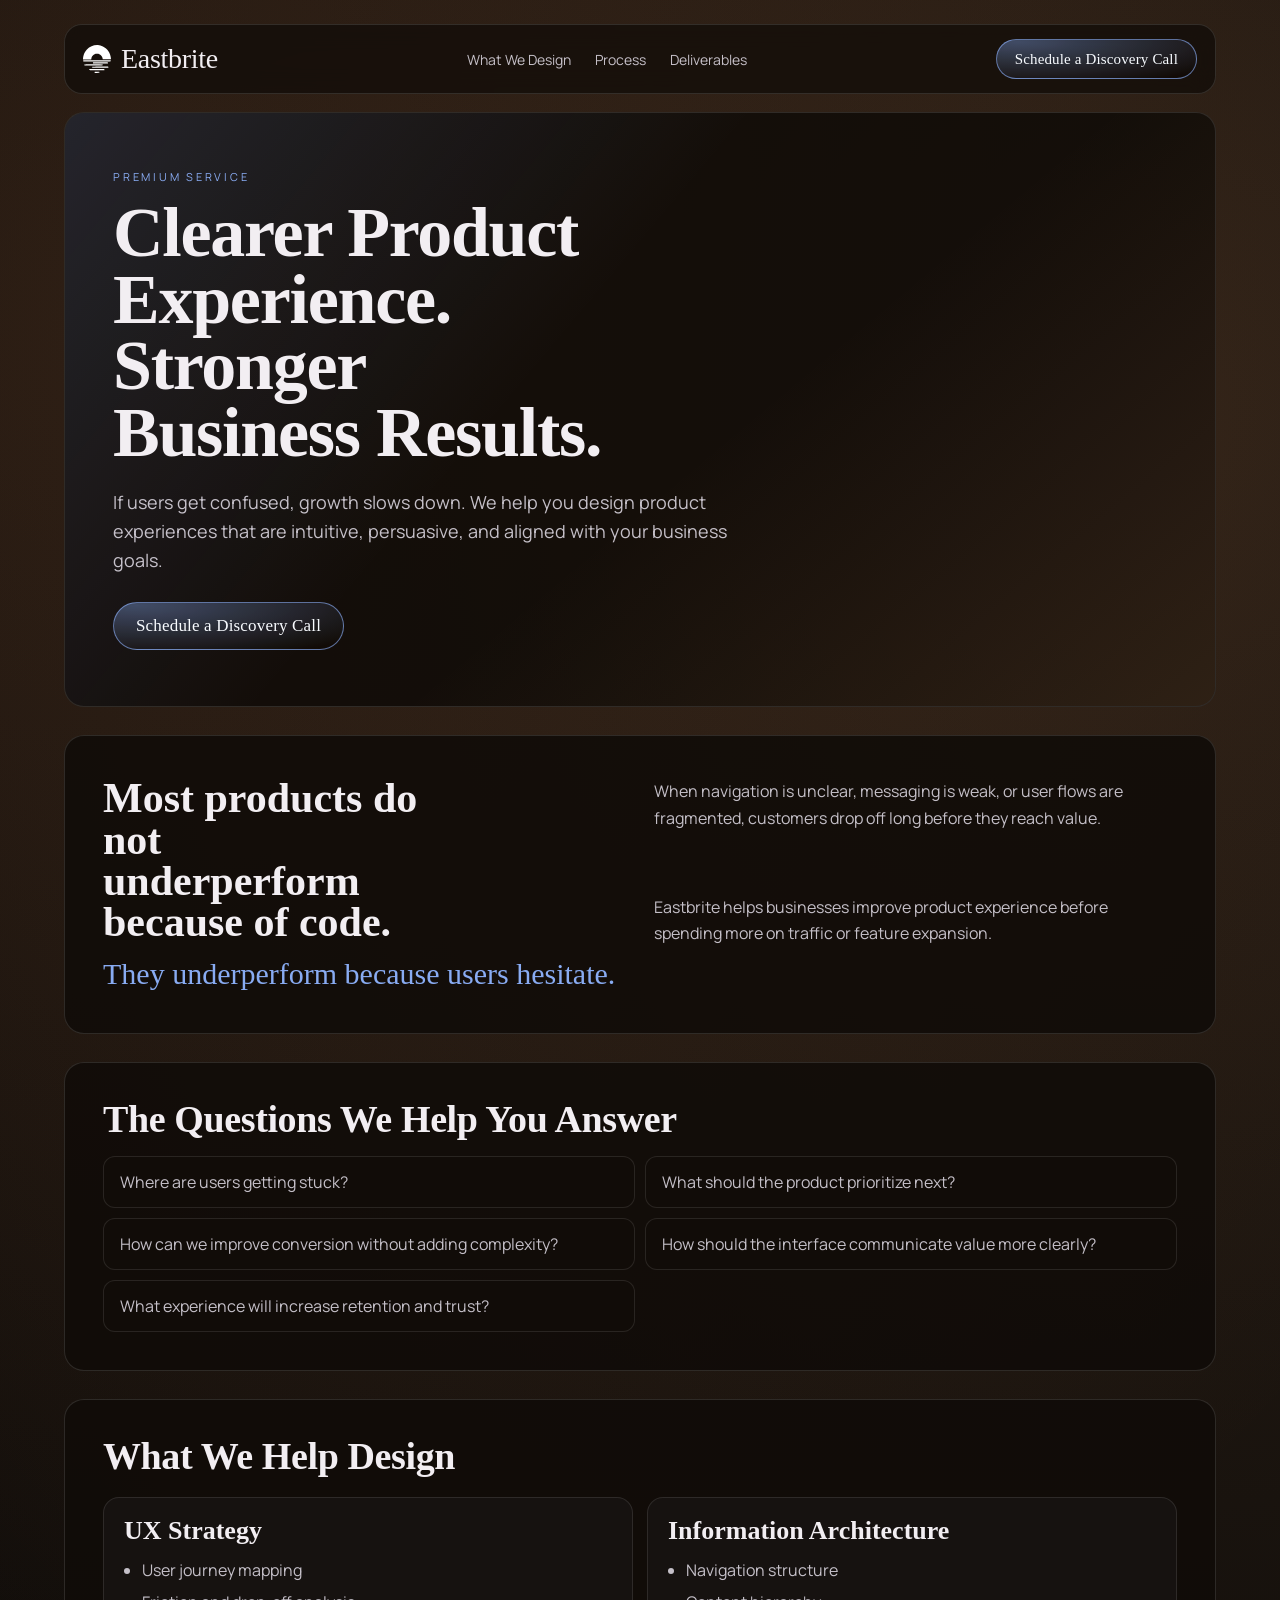
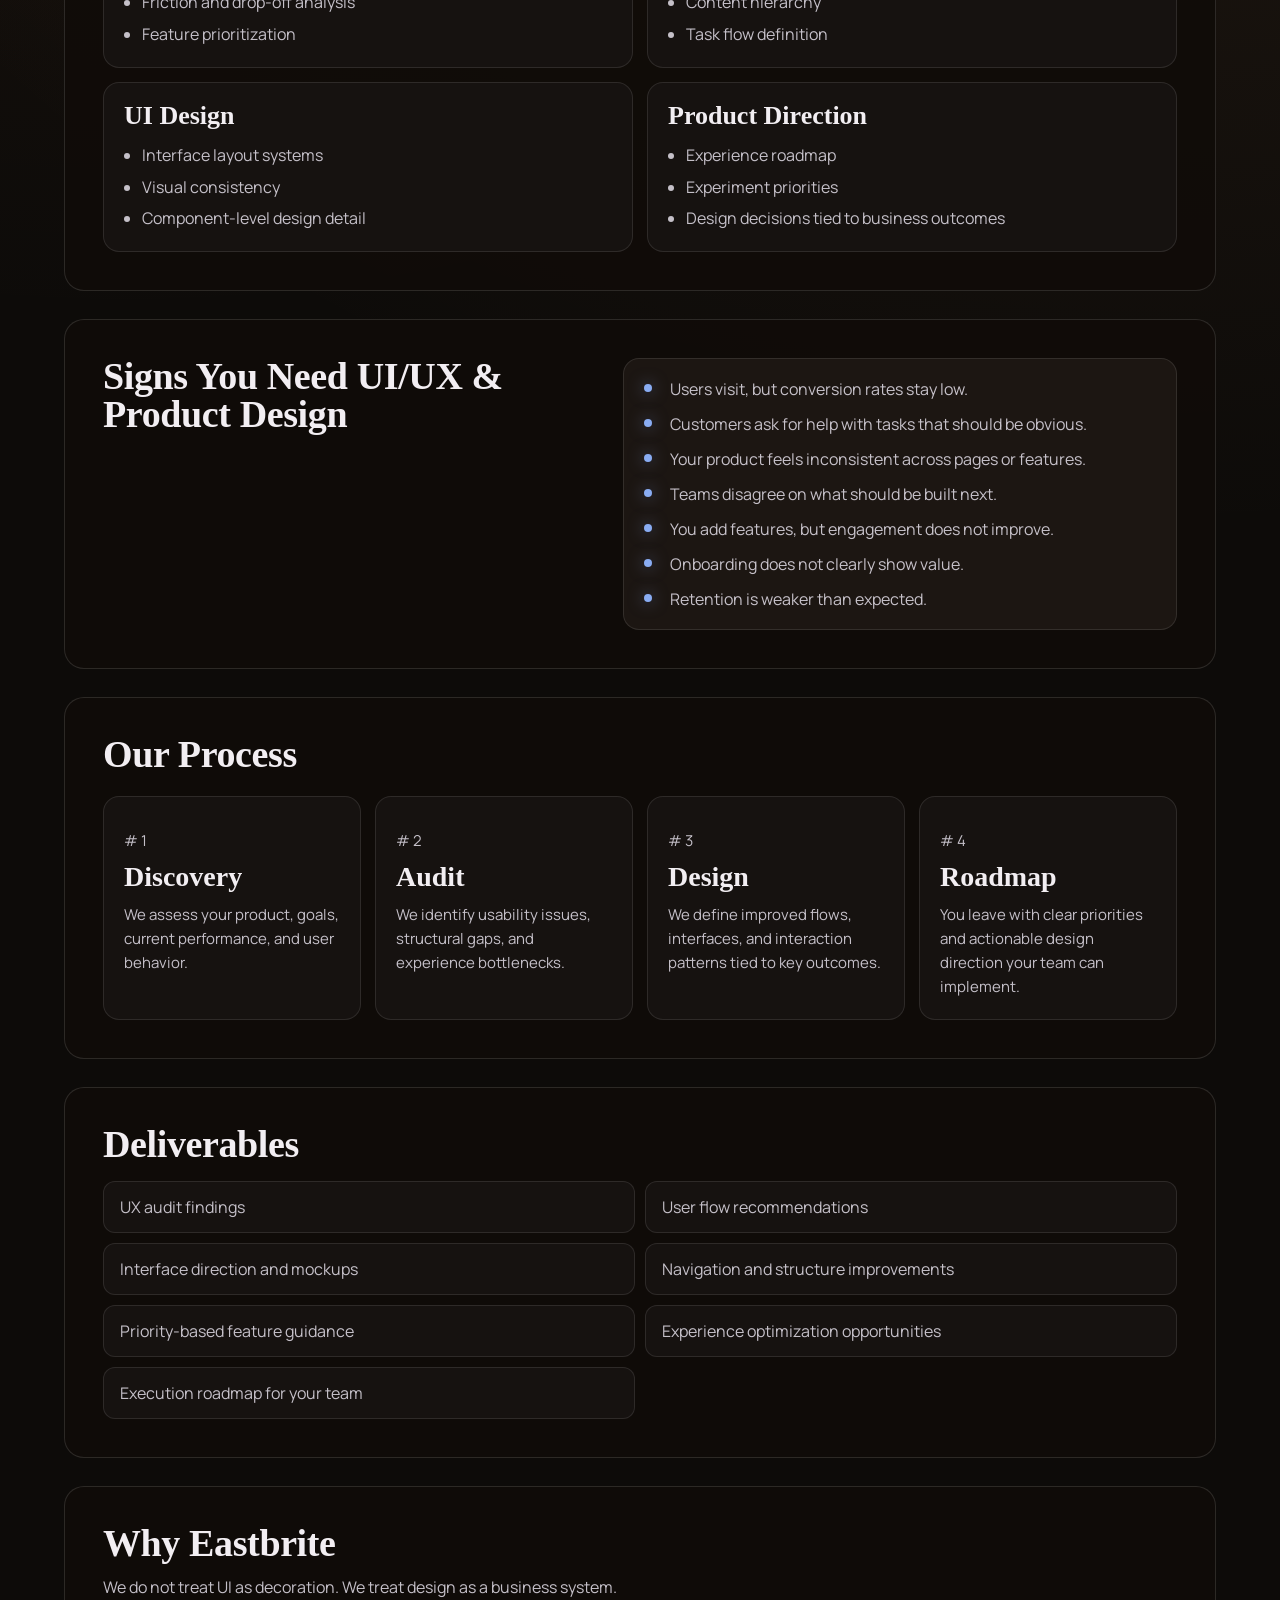
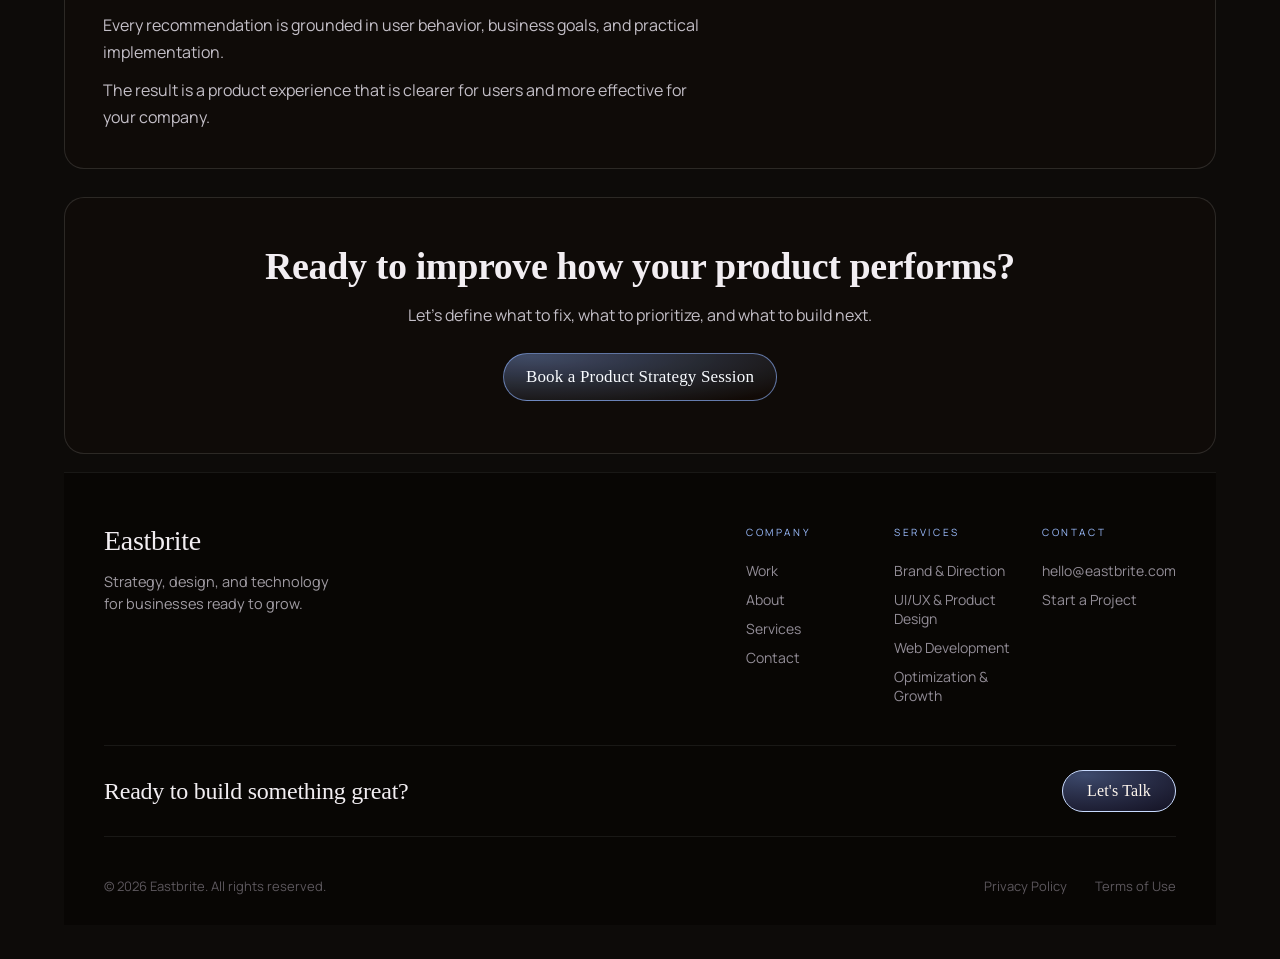
<file: uiux-product-design.html>
<!doctype html>
<html lang="en">
  <head>
    <meta charset="UTF-8" />
    <meta name="viewport" content="width=device-width, initial-scale=1.0" />
    <title>UI/UX &amp; Product Design | Eastbrite</title>
    <meta
      name="description"
      content="Eastbrite helps businesses improve product usability, clarity, and conversion through strategic UI/UX and product design."
    />
    <link
      rel="canonical"
      href="https://eastbrite.com/uiux-product-design.html"
    />
    <meta property="og:type" content="website" />
    <meta property="og:site_name" content="Eastbrite" />
    <meta
      property="og:title"
      content="UI/UX &amp; Product Design | Eastbrite"
    />
    <meta
      property="og:description"
      content="Eastbrite helps businesses improve product usability, clarity, and conversion through strategic UI/UX and product design."
    />
    <meta
      property="og:url"
      content="https://eastbrite.com/uiux-product-design.html"
    />
    <meta property="og:image" content="https://eastbrite.com/logo.svg" />
    <meta name="twitter:card" content="summary_large_image" />
    <meta
      name="twitter:title"
      content="UI/UX &amp; Product Design | Eastbrite"
    />
    <meta
      name="twitter:description"
      content="Eastbrite helps businesses improve product usability, clarity, and conversion through strategic UI/UX and product design."
    />
    <meta name="twitter:image" content="https://eastbrite.com/logo.svg" />
    <link rel="preconnect" href="https://fonts.googleapis.com" />
    <link rel="preconnect" href="https://fonts.gstatic.com" crossorigin />
    <link
      href="https://fonts.googleapis.com/css2?family=Manrope:wght@300;400;500;600;700&display=swap"
      rel="stylesheet"
    />
    <link rel="stylesheet" href="css/service-common.css" />
    <link rel="stylesheet" href="css/uiux-product-design.css" />
    <link rel="icon" type="image/svg+xml" href="logo.svg" />
  </head>
  <body>
    <div class="ux-page">
      <header class="ux-topbar">
        <a class="ux-brand" href="index.html"
          ><img
            src="logo.svg"
            alt="Eastbrite logo"
            class="service-brand-logo"
          />Eastbrite</a
        >
        <nav
          class="ux-nav"
          id="ux-nav"
          data-mobile-nav
          aria-label="UI/UX page navigation"
        >
          <a href="#define">What We Design</a>
          <a href="#process">Process</a>
          <a href="#deliverables">Deliverables</a>
        </nav>
        <div class="service-top-actions">
          <a
            class="ux-top-cta"
            href="mailto:hello@eastbrite.com?subject=Discovery%20Call%20-%20UI%2FUX%20and%20Product%20Design"
            >Schedule a Discovery Call</a
          >
          <button
            class="service-menu-btn"
            type="button"
            aria-label="Open menu"
            aria-expanded="false"
            aria-controls="ux-nav"
            data-menu-toggle
          >
            <span></span>
            <span></span>
          </button>
        </div>
      </header>

      <main>
        <section class="ux-hero" aria-label="UI/UX and product design hero">
          <p class="ux-kicker">Premium Service</p>
          <h1>Clearer Product Experience. Stronger Business Results.</h1>
          <p class="ux-hero-sub">
            If users get confused, growth slows down. We help you design product
            experiences that are intuitive, persuasive, and aligned with your
            business goals.
          </p>
          <a
            class="ux-primary-btn"
            href="mailto:hello@eastbrite.com?subject=Discovery%20Call%20-%20UI%2FUX%20and%20Product%20Design"
            >Schedule a Discovery Call</a
          >
        </section>

        <section class="ux-intro" aria-label="Service introduction">
          <div>
            <h2>Most products do not underperform because of code.</h2>
            <p class="ux-intro-lead">
              They underperform because users hesitate.
            </p>
          </div>
          <div class="ux-intro-copy">
            <p>
              When navigation is unclear, messaging is weak, or user flows are
              fragmented, customers drop off long before they reach value.
            </p>
            <p>
              Eastbrite helps businesses improve product experience before
              spending more on traffic or feature expansion.
            </p>
          </div>
        </section>

        <section class="ux-questions" aria-label="Critical product questions">
          <h2>The Questions We Help You Answer</h2>
          <ul>
            <li>Where are users getting stuck?</li>
            <li>What should the product prioritize next?</li>
            <li>How can we improve conversion without adding complexity?</li>
            <li>How should the interface communicate value more clearly?</li>
            <li>What experience will increase retention and trust?</li>
          </ul>
        </section>

        <section class="ux-define" id="define" aria-label="What we help design">
          <h2>What We Help Design</h2>
          <div class="ux-define-grid">
            <article class="ux-card">
              <h3>UX Strategy</h3>
              <ul>
                <li>User journey mapping</li>
                <li>Friction and drop-off analysis</li>
                <li>Feature prioritization</li>
              </ul>
            </article>
            <article class="ux-card">
              <h3>Information Architecture</h3>
              <ul>
                <li>Navigation structure</li>
                <li>Content hierarchy</li>
                <li>Task flow definition</li>
              </ul>
            </article>
            <article class="ux-card">
              <h3>UI Design</h3>
              <ul>
                <li>Interface layout systems</li>
                <li>Visual consistency</li>
                <li>Component-level design detail</li>
              </ul>
            </article>
            <article class="ux-card">
              <h3>Product Direction</h3>
              <ul>
                <li>Experience roadmap</li>
                <li>Experiment priorities</li>
                <li>Design decisions tied to business outcomes</li>
              </ul>
            </article>
          </div>
        </section>

        <section
          class="ux-signs"
          aria-label="Signs you need UI/UX and product design"
        >
          <div class="ux-signs-head">
            <h2>Signs You Need UI/UX &amp; Product Design</h2>
          </div>
          <ul class="ux-signs-list">
            <li>Users visit, but conversion rates stay low.</li>
            <li>Customers ask for help with tasks that should be obvious.</li>
            <li>Your product feels inconsistent across pages or features.</li>
            <li>Teams disagree on what should be built next.</li>
            <li>You add features, but engagement does not improve.</li>
            <li>Onboarding does not clearly show value.</li>
            <li>Retention is weaker than expected.</li>
          </ul>
        </section>

        <section class="ux-process" id="process" aria-label="Our process">
          <h2>Our Process</h2>
          <div class="ux-process-grid">
            <article class="ux-step">
              <p class="ux-step-num">#1</p>
              <h3>Discovery</h3>
              <p>
                We assess your product, goals, current performance, and user
                behavior.
              </p>
            </article>
            <article class="ux-step">
              <p class="ux-step-num">#2</p>
              <h3>Audit</h3>
              <p>
                We identify usability issues, structural gaps, and experience
                bottlenecks.
              </p>
            </article>
            <article class="ux-step">
              <p class="ux-step-num">#3</p>
              <h3>Design</h3>
              <p>
                We define improved flows, interfaces, and interaction patterns
                tied to key outcomes.
              </p>
            </article>
            <article class="ux-step">
              <p class="ux-step-num">#4</p>
              <h3>Roadmap</h3>
              <p>
                You leave with clear priorities and actionable design direction
                your team can implement.
              </p>
            </article>
          </div>
        </section>

        <section
          class="ux-deliverables"
          id="deliverables"
          aria-label="Deliverables"
        >
          <h2>Deliverables</h2>
          <div class="ux-deliverables-grid">
            <p>UX audit findings</p>
            <p>User flow recommendations</p>
            <p>Interface direction and mockups</p>
            <p>Navigation and structure improvements</p>
            <p>Priority-based feature guidance</p>
            <p>Experience optimization opportunities</p>
            <p>Execution roadmap for your team</p>
          </div>
        </section>

        <section class="ux-why" aria-label="Why Eastbrite">
          <h2>Why Eastbrite</h2>
          <p>
            We do not treat UI as decoration. We treat design as a business
            system.
          </p>
          <p>
            Every recommendation is grounded in user behavior, business goals,
            and practical implementation.
          </p>
          <p>
            The result is a product experience that is clearer for users and
            more effective for your company.
          </p>
        </section>

        <section class="ux-final-cta" aria-label="Final call to action">
          <h2>Ready to improve how your product performs?</h2>
          <p>
            Let&apos;s define what to fix, what to prioritize, and what to build
            next.
          </p>
          <a
            class="ux-primary-btn"
            href="mailto:hello@eastbrite.com?subject=Strategy%20Session%20-%20UI%2FUX%20and%20Product%20Design"
            >Book a Product Strategy Session</a
          >
        </section>
      </main>

      <footer class="site-footer">
        <div class="footer-inner">
          <div class="footer-top">
            <div class="footer-brand">
              <div class="footer-logo">Eastbrite</div>
              <p class="footer-tagline">
                Strategy, design, and technology for businesses ready to grow.
              </p>
              <!-- footer-socials commented out until social profiles are ready
              <div class="footer-socials">
                <a href="https://www.linkedin.com" class="footer-social-link" aria-label="LinkedIn">in</a>
                <a href="https://www.instagram.com" class="footer-social-link" aria-label="Instagram">ig</a>
                <a href="https://dribbble.com" class="footer-social-link" aria-label="Dribbble">dr</a>
                <a href="https://x.com" class="footer-social-link" aria-label="X / Twitter">𝕏</a>
              </div>
              -->
            </div>

            <nav class="footer-nav" aria-label="Footer navigation">
              <div class="footer-nav-col">
                <p class="footer-nav-heading">Company</p>
                <a href="index.html#work">Work</a>
                <a href="index.html#about">About</a>
                <a href="index.html#services">Services</a>
                <a href="index.html#contact">Contact</a>
              </div>
              <div class="footer-nav-col">
                <p class="footer-nav-heading">Services</p>
                <a href="brand-direction.html">Brand &amp; Direction</a>
                <a href="uiux-product-design.html"
                  >UI/UX &amp; Product Design</a
                >
                <a href="web-development.html">Web Development</a>
                <a href="optimization-growth.html">Optimization &amp; Growth</a>
              </div>
              <div class="footer-nav-col">
                <p class="footer-nav-heading">Contact</p>
                <a href="mailto:hello@eastbrite.com">hello@eastbrite.com</a>
                <a
                  href="mailto:hello@eastbrite.com?subject=Start%20a%20Project%20-%20Eastbrite"
                  >Start a Project</a
                >
              </div>
            </nav>
          </div>

          <div class="footer-cta-band">
            <p>Ready to build something great?</p>
            <a class="talk-btn" href="index.html#contact">Let's Talk</a>
          </div>

          <div class="footer-bottom">
            <p class="footer-copy">
              &copy; 2026 Eastbrite. All rights reserved.
            </p>
            <div class="footer-legal">
              <a href="privacy-policy.html">Privacy Policy</a>
              <a href="terms-of-use.html">Terms of Use</a>
            </div>
          </div>
        </div>
      </footer>
    </div>
    <script src="js/main.js" defer></script>
  </body>
</html>
</file>
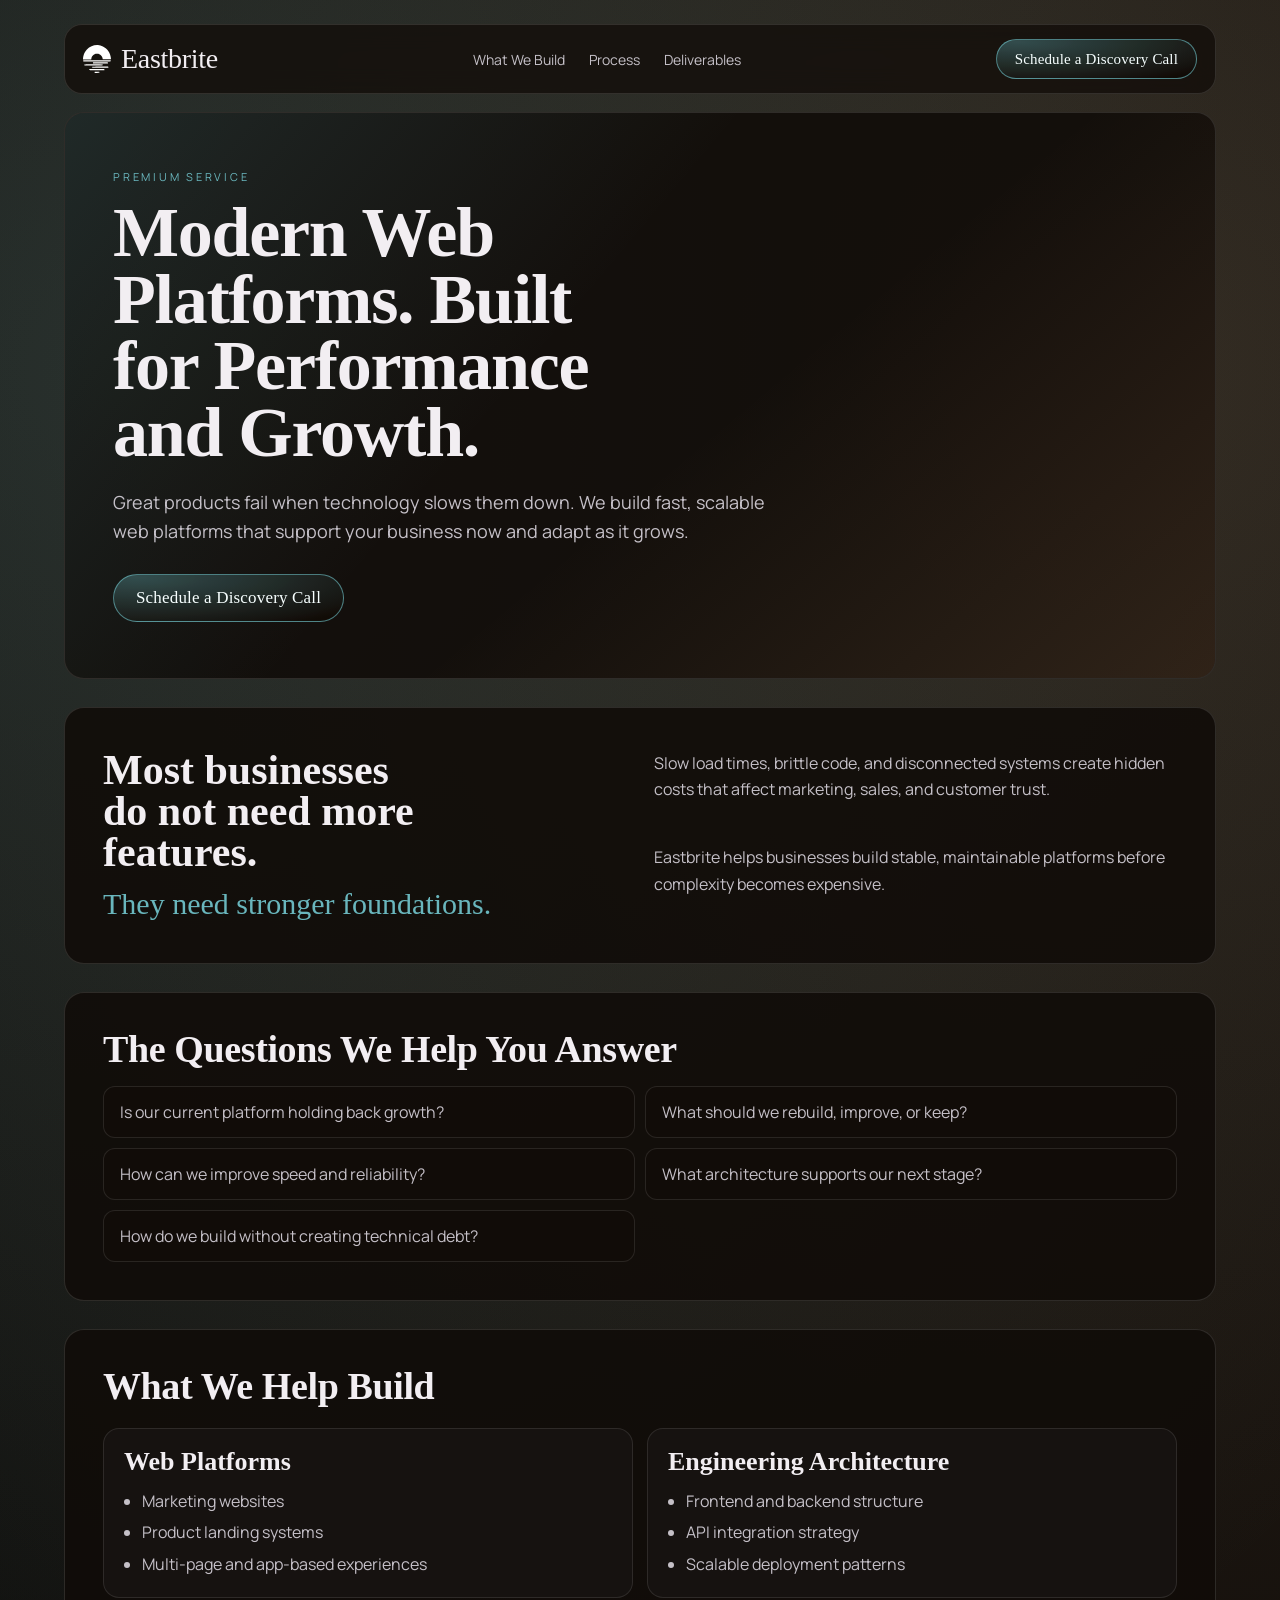
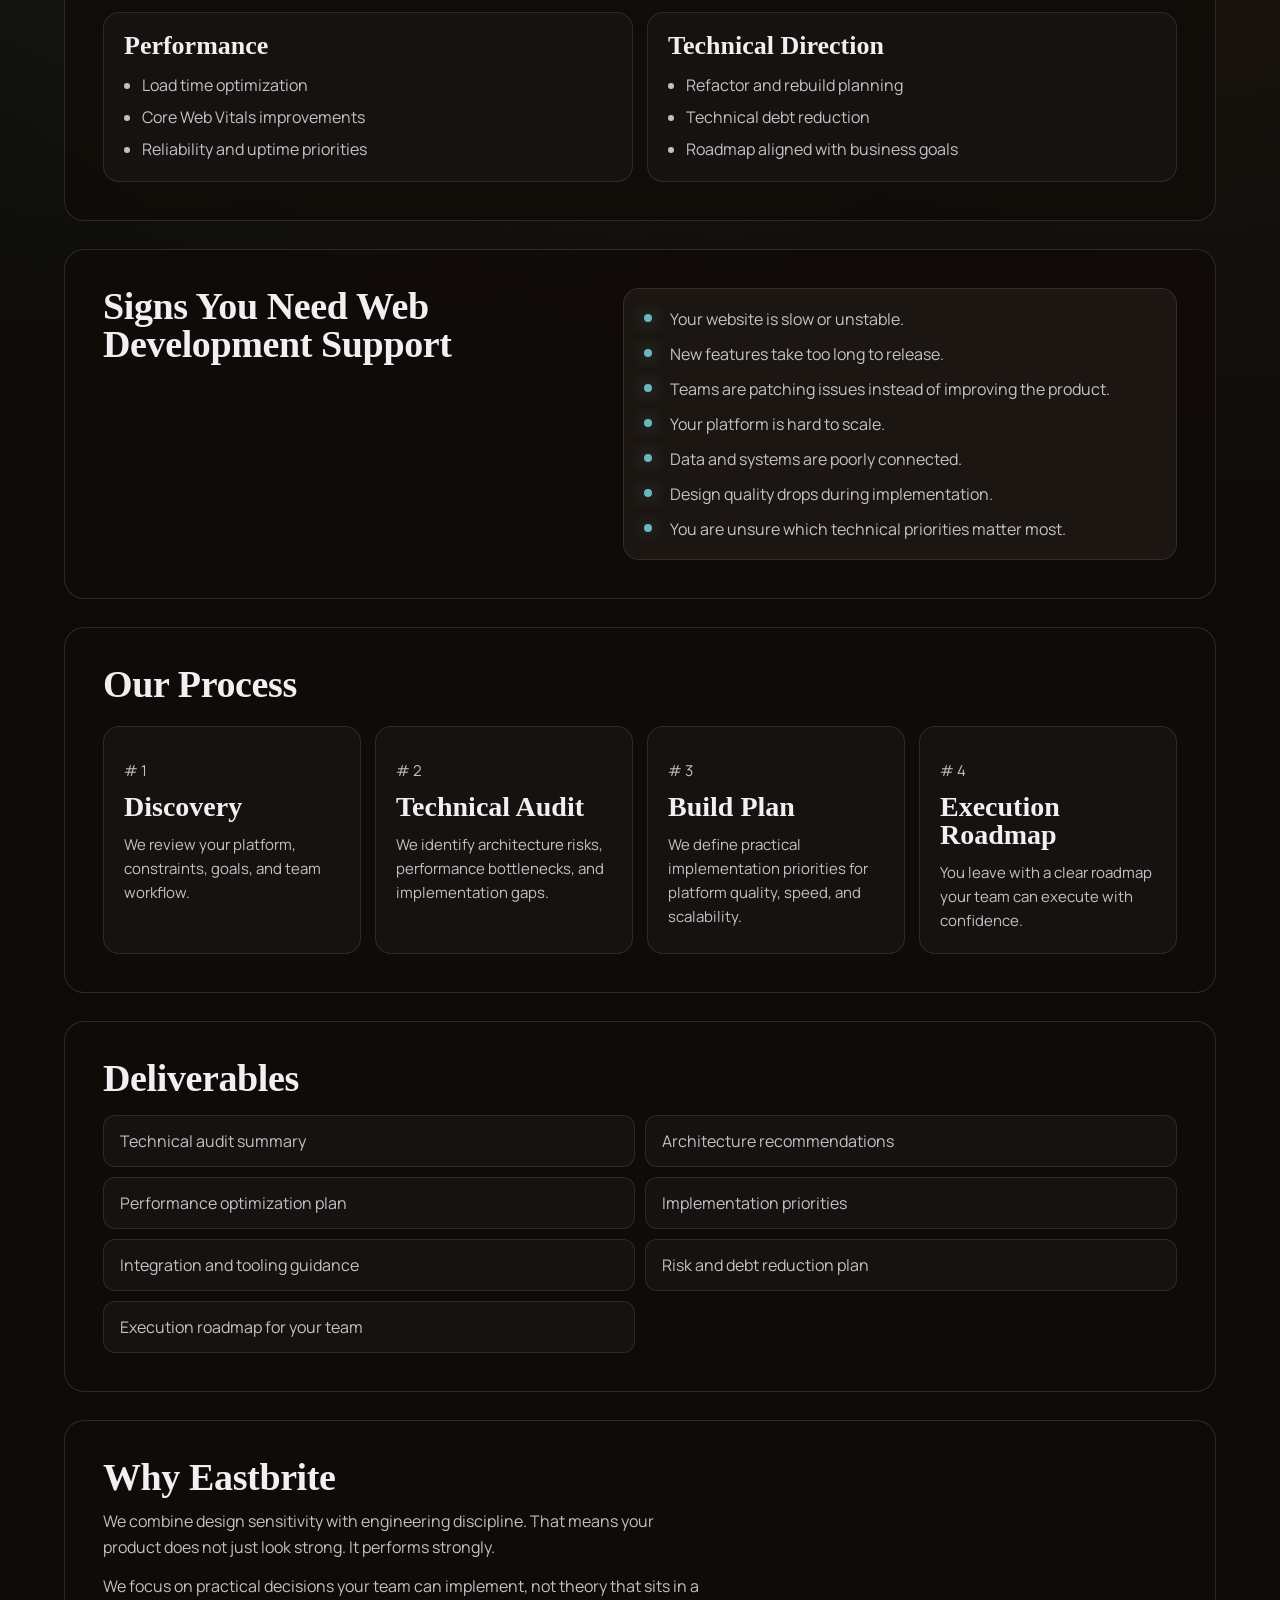
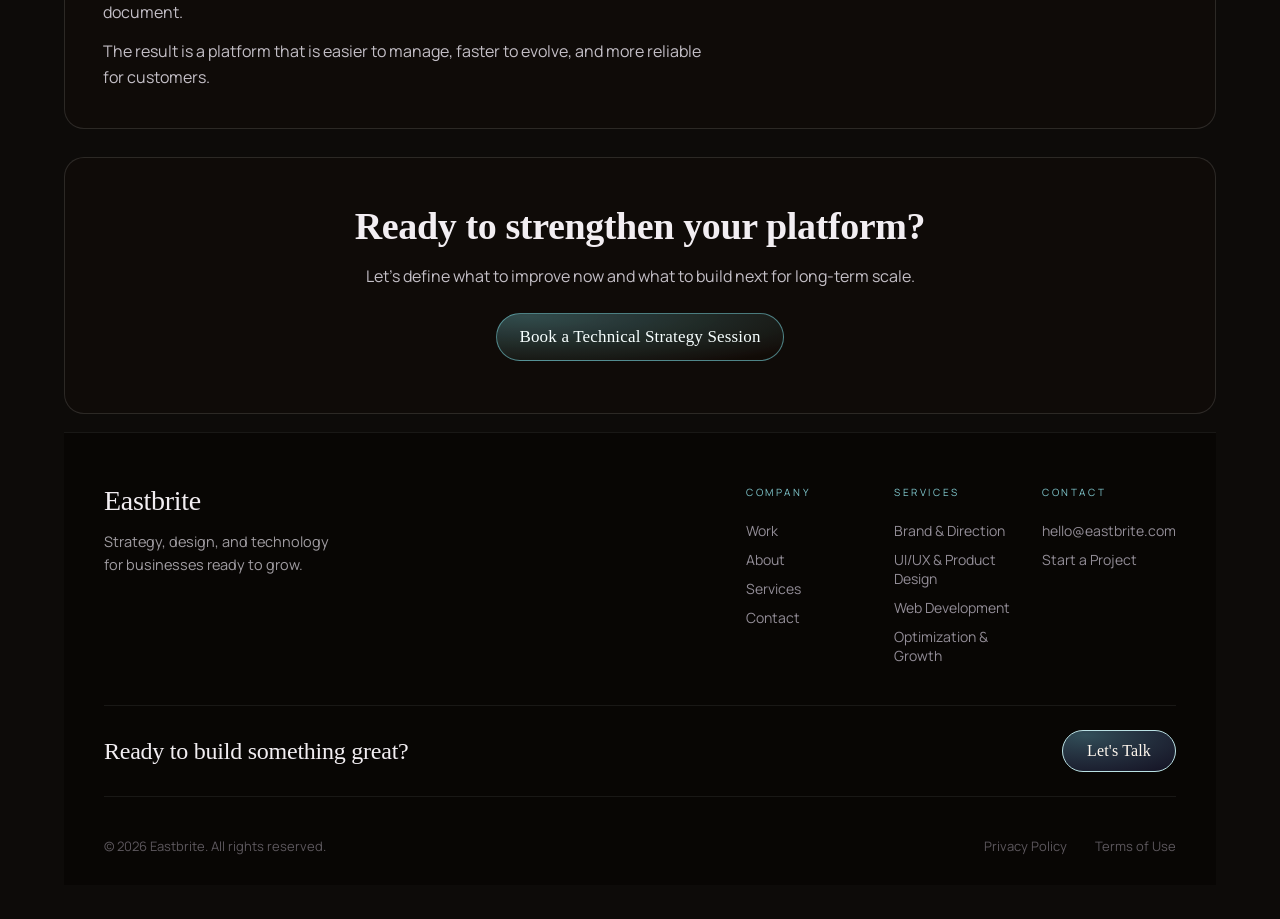
<file: web-development.html>
<!doctype html>
<html lang="en">
  <head>
    <meta charset="UTF-8" />
    <meta name="viewport" content="width=device-width, initial-scale=1.0" />
    <title>Web Development | Eastbrite</title>
    <meta
      name="description"
      content="Eastbrite helps businesses build fast, scalable, and reliable web platforms that support growth and long-term performance."
    />
    <link rel="canonical" href="https://eastbrite.com/web-development.html" />
    <meta property="og:type" content="website" />
    <meta property="og:site_name" content="Eastbrite" />
    <meta property="og:title" content="Web Development | Eastbrite" />
    <meta
      property="og:description"
      content="Eastbrite helps businesses build fast, scalable, and reliable web platforms that support growth and long-term performance."
    />
    <meta
      property="og:url"
      content="https://eastbrite.com/web-development.html"
    />
    <meta property="og:image" content="https://eastbrite.com/logo.svg" />
    <meta name="twitter:card" content="summary_large_image" />
    <meta name="twitter:title" content="Web Development | Eastbrite" />
    <meta
      name="twitter:description"
      content="Eastbrite helps businesses build fast, scalable, and reliable web platforms that support growth and long-term performance."
    />
    <meta name="twitter:image" content="https://eastbrite.com/logo.svg" />
    <link rel="preconnect" href="https://fonts.googleapis.com" />
    <link rel="preconnect" href="https://fonts.gstatic.com" crossorigin />
    <link
      href="https://fonts.googleapis.com/css2?family=Manrope:wght@300;400;500;600;700&display=swap"
      rel="stylesheet"
    />
    <link rel="stylesheet" href="css/service-common.css" />
    <link rel="stylesheet" href="css/web-development.css" />
    <link rel="icon" type="image/svg+xml" href="logo.svg" />
  </head>
  <body>
    <div class="wd-page">
      <header class="wd-topbar">
        <a class="wd-brand" href="index.html"
          ><img
            src="logo.svg"
            alt="Eastbrite logo"
            class="service-brand-logo"
          />Eastbrite</a
        >
        <nav
          class="wd-nav"
          id="wd-nav"
          data-mobile-nav
          aria-label="Web development page navigation"
        >
          <a href="#build">What We Build</a>
          <a href="#process">Process</a>
          <a href="#deliverables">Deliverables</a>
        </nav>
        <div class="service-top-actions">
          <a
            class="wd-top-cta"
            href="mailto:hello@eastbrite.com?subject=Discovery%20Call%20-%20Web%20Development"
            >Schedule a Discovery Call</a
          >
          <button
            class="service-menu-btn"
            type="button"
            aria-label="Open menu"
            aria-expanded="false"
            aria-controls="wd-nav"
            data-menu-toggle
          >
            <span></span>
            <span></span>
          </button>
        </div>
      </header>

      <main>
        <section class="wd-hero" aria-label="Web development hero">
          <p class="wd-kicker">Premium Service</p>
          <h1>Modern Web Platforms. Built for Performance and Growth.</h1>
          <p class="wd-hero-sub">
            Great products fail when technology slows them down. We build fast,
            scalable web platforms that support your business now and adapt as
            it grows.
          </p>
          <a
            class="wd-primary-btn"
            href="mailto:hello@eastbrite.com?subject=Discovery%20Call%20-%20Web%20Development"
            >Schedule a Discovery Call</a
          >
        </section>

        <section class="wd-intro" aria-label="Service introduction">
          <div>
            <h2>Most businesses do not need more features.</h2>
            <p class="wd-intro-lead">They need stronger foundations.</p>
          </div>
          <div class="wd-intro-copy">
            <p>
              Slow load times, brittle code, and disconnected systems create
              hidden costs that affect marketing, sales, and customer trust.
            </p>
            <p>
              Eastbrite helps businesses build stable, maintainable platforms
              before complexity becomes expensive.
            </p>
          </div>
        </section>

        <section
          class="wd-questions"
          aria-label="Critical development questions"
        >
          <h2>The Questions We Help You Answer</h2>
          <ul>
            <li>Is our current platform holding back growth?</li>
            <li>What should we rebuild, improve, or keep?</li>
            <li>How can we improve speed and reliability?</li>
            <li>What architecture supports our next stage?</li>
            <li>How do we build without creating technical debt?</li>
          </ul>
        </section>

        <section class="wd-build" id="build" aria-label="What we help build">
          <h2>What We Help Build</h2>
          <div class="wd-build-grid">
            <article class="wd-card">
              <h3>Web Platforms</h3>
              <ul>
                <li>Marketing websites</li>
                <li>Product landing systems</li>
                <li>Multi-page and app-based experiences</li>
              </ul>
            </article>
            <article class="wd-card">
              <h3>Engineering Architecture</h3>
              <ul>
                <li>Frontend and backend structure</li>
                <li>API integration strategy</li>
                <li>Scalable deployment patterns</li>
              </ul>
            </article>
            <article class="wd-card">
              <h3>Performance</h3>
              <ul>
                <li>Load time optimization</li>
                <li>Core Web Vitals improvements</li>
                <li>Reliability and uptime priorities</li>
              </ul>
            </article>
            <article class="wd-card">
              <h3>Technical Direction</h3>
              <ul>
                <li>Refactor and rebuild planning</li>
                <li>Technical debt reduction</li>
                <li>Roadmap aligned with business goals</li>
              </ul>
            </article>
          </div>
        </section>

        <section
          class="wd-signs"
          aria-label="Signs you need web development support"
        >
          <div class="wd-signs-head">
            <h2>Signs You Need Web Development Support</h2>
          </div>
          <ul class="wd-signs-list">
            <li>Your website is slow or unstable.</li>
            <li>New features take too long to release.</li>
            <li>Teams are patching issues instead of improving the product.</li>
            <li>Your platform is hard to scale.</li>
            <li>Data and systems are poorly connected.</li>
            <li>Design quality drops during implementation.</li>
            <li>You are unsure which technical priorities matter most.</li>
          </ul>
        </section>

        <section class="wd-process" id="process" aria-label="Our process">
          <h2>Our Process</h2>
          <div class="wd-process-grid">
            <article class="wd-step">
              <p class="wd-step-num">#1</p>
              <h3>Discovery</h3>
              <p>
                We review your platform, constraints, goals, and team workflow.
              </p>
            </article>
            <article class="wd-step">
              <p class="wd-step-num">#2</p>
              <h3>Technical Audit</h3>
              <p>
                We identify architecture risks, performance bottlenecks, and
                implementation gaps.
              </p>
            </article>
            <article class="wd-step">
              <p class="wd-step-num">#3</p>
              <h3>Build Plan</h3>
              <p>
                We define practical implementation priorities for platform
                quality, speed, and scalability.
              </p>
            </article>
            <article class="wd-step">
              <p class="wd-step-num">#4</p>
              <h3>Execution Roadmap</h3>
              <p>
                You leave with a clear roadmap your team can execute with
                confidence.
              </p>
            </article>
          </div>
        </section>

        <section
          class="wd-deliverables"
          id="deliverables"
          aria-label="Deliverables"
        >
          <h2>Deliverables</h2>
          <div class="wd-deliverables-grid">
            <p>Technical audit summary</p>
            <p>Architecture recommendations</p>
            <p>Performance optimization plan</p>
            <p>Implementation priorities</p>
            <p>Integration and tooling guidance</p>
            <p>Risk and debt reduction plan</p>
            <p>Execution roadmap for your team</p>
          </div>
        </section>

        <section class="wd-why" aria-label="Why Eastbrite">
          <h2>Why Eastbrite</h2>
          <p>
            We combine design sensitivity with engineering discipline. That
            means your product does not just look strong. It performs strongly.
          </p>
          <p>
            We focus on practical decisions your team can implement, not theory
            that sits in a document.
          </p>
          <p>
            The result is a platform that is easier to manage, faster to evolve,
            and more reliable for customers.
          </p>
        </section>

        <section class="wd-final-cta" aria-label="Final call to action">
          <h2>Ready to strengthen your platform?</h2>
          <p>
            Let&apos;s define what to improve now and what to build next for
            long-term scale.
          </p>
          <a
            class="wd-primary-btn"
            href="mailto:hello@eastbrite.com?subject=Strategy%20Session%20-%20Web%20Development"
            >Book a Technical Strategy Session</a
          >
        </section>
      </main>

      <footer class="site-footer">
        <div class="footer-inner">
          <div class="footer-top">
            <div class="footer-brand">
              <div class="footer-logo">Eastbrite</div>
              <p class="footer-tagline">
                Strategy, design, and technology for businesses ready to grow.
              </p>
              <!-- footer-socials commented out until social profiles are ready
              <div class="footer-socials">
                <a href="https://www.linkedin.com" class="footer-social-link" aria-label="LinkedIn">in</a>
                <a href="https://www.instagram.com" class="footer-social-link" aria-label="Instagram">ig</a>
                <a href="https://dribbble.com" class="footer-social-link" aria-label="Dribbble">dr</a>
                <a href="https://x.com" class="footer-social-link" aria-label="X / Twitter">𝕏</a>
              </div>
              -->
            </div>

            <nav class="footer-nav" aria-label="Footer navigation">
              <div class="footer-nav-col">
                <p class="footer-nav-heading">Company</p>
                <a href="index.html#work">Work</a>
                <a href="index.html#about">About</a>
                <a href="index.html#services">Services</a>
                <a href="index.html#contact">Contact</a>
              </div>
              <div class="footer-nav-col">
                <p class="footer-nav-heading">Services</p>
                <a href="brand-direction.html">Brand &amp; Direction</a>
                <a href="uiux-product-design.html"
                  >UI/UX &amp; Product Design</a
                >
                <a href="web-development.html">Web Development</a>
                <a href="optimization-growth.html">Optimization &amp; Growth</a>
              </div>
              <div class="footer-nav-col">
                <p class="footer-nav-heading">Contact</p>
                <a href="mailto:hello@eastbrite.com">hello@eastbrite.com</a>
                <a
                  href="mailto:hello@eastbrite.com?subject=Start%20a%20Project%20-%20Eastbrite"
                  >Start a Project</a
                >
              </div>
            </nav>
          </div>

          <div class="footer-cta-band">
            <p>Ready to build something great?</p>
            <a class="talk-btn" href="index.html#contact">Let's Talk</a>
          </div>

          <div class="footer-bottom">
            <p class="footer-copy">
              &copy; 2026 Eastbrite. All rights reserved.
            </p>
            <div class="footer-legal">
              <a href="privacy-policy.html">Privacy Policy</a>
              <a href="terms-of-use.html">Terms of Use</a>
            </div>
          </div>
        </div>
      </footer>
    </div>
    <script src="js/main.js" defer></script>
  </body>
</html>
</file>
<file: css/service-common.css>
/* Shared styles for service pages: mobile nav + full footer */

body.menu-open {
  overflow: hidden;
}

/* ── Brand logo in service topbars ─────────── */

.bd-brand,
.ux-brand,
.wd-brand,
.og-brand {
  display: flex;
  align-items: center;
  gap: 10px;
}

.service-brand-logo {
  height: 28px;
  width: auto;
  display: block;
  flex-shrink: 0;
}

/* Shared service page structure */

.bd-page main,
.ux-page main,
.wd-page main,
.og-page main {
  display: grid;
  gap: 28px;
  margin-top: 18px;
}

.bd-page main section,
.ux-page main section,
.wd-page main section,
.og-page main section {
  border: 1px solid var(--sp-border, rgba(255, 255, 255, 0.12));
  border-radius: 20px;
  background: rgba(16, 12, 9, 0.88);
}

.bd-intro,
.ux-intro,
.wd-intro,
.og-intro {
  padding: 42px 38px;
  display: grid;
  grid-template-columns: minmax(0, 1fr) minmax(0, 1fr);
  gap: 28px;
}

.bd-intro-copy,
.ux-intro-copy,
.wd-intro-copy,
.og-intro-copy {
  display: grid;
  gap: 18px;
}

.bd-intro-copy p,
.ux-intro-copy p,
.wd-intro-copy p,
.og-intro-copy p {
  margin: 0;
  color: var(--sp-ink-soft, rgba(230, 223, 234, 0.85));
  line-height: 1.65;
}

.bd-define,
.bd-process,
.bd-deliverables,
.bd-why,
.bd-final-cta,
.bd-signs,
.ux-define,
.ux-process,
.ux-deliverables,
.ux-why,
.ux-final-cta,
.ux-signs,
.wd-build,
.wd-process,
.wd-deliverables,
.wd-why,
.wd-final-cta,
.wd-signs,
.og-optimize,
.og-process,
.og-deliverables,
.og-why,
.og-final-cta,
.og-signs {
  padding: 38px;
}

.bd-define h2,
.bd-process h2,
.bd-deliverables h2,
.bd-why h2,
.bd-final-cta h2,
.bd-signs h2,
.ux-define h2,
.ux-process h2,
.ux-deliverables h2,
.ux-why h2,
.ux-final-cta h2,
.ux-signs h2,
.wd-build h2,
.wd-process h2,
.wd-deliverables h2,
.wd-why h2,
.wd-final-cta h2,
.wd-signs h2,
.og-optimize h2,
.og-process h2,
.og-deliverables h2,
.og-why h2,
.og-final-cta h2,
.og-signs h2 {
  margin: 0;
  font-family: "The Seasons Bold", serif;
  font-size: 38px;
  line-height: 0.98;
  letter-spacing: -0.01em;
}

.bd-define-grid,
.ux-define-grid,
.wd-build-grid,
.og-optimize-grid {
  margin-top: 22px;
  display: grid;
  grid-template-columns: repeat(2, minmax(0, 1fr));
  gap: 14px;
}

.bd-process-grid,
.ux-process-grid,
.wd-process-grid,
.og-process-grid {
  margin-top: 22px;
  display: grid;
  grid-template-columns: repeat(4, minmax(0, 1fr));
  gap: 14px;
}

.bd-deliverables-grid,
.ux-deliverables-grid,
.wd-deliverables-grid,
.og-deliverables-grid {
  margin-top: 18px;
  display: grid;
  grid-template-columns: repeat(2, minmax(0, 1fr));
  gap: 10px;
}

.bd-signs,
.ux-signs,
.wd-signs,
.og-signs {
  display: grid;
  grid-template-columns: minmax(0, 0.95fr) minmax(0, 1.05fr);
  gap: 18px;
  align-items: start;
}

.bd-why p,
.ux-why p,
.wd-why p,
.og-why p {
  margin: 12px 0 0;
  max-width: 60ch;
  color: var(--sp-ink-soft, rgba(230, 223, 234, 0.85));
  line-height: 1.65;
}

.service-top-actions {
  display: flex;
  align-items: center;
  gap: 12px;
}

.service-menu-btn {
  width: 42px;
  height: 42px;
  border-radius: 50%;
  border: 1px solid rgba(255, 255, 255, 0.2);
  background: rgba(21, 20, 38, 0.45);
  backdrop-filter: blur(8px);
  display: none;
  place-content: center;
  gap: 5px;
  cursor: pointer;
}

.service-menu-btn span {
  display: block;
  width: 16px;
  height: 2px;
  background: rgba(235, 225, 238, 0.95);
  transition:
    transform 0.28s ease,
    opacity 0.28s ease;
}

.service-menu-btn.is-open {
  position: relative;
  z-index: 60;
}

.service-menu-btn.is-open span:first-child {
  transform: translateY(3.5px) rotate(45deg);
}

.service-menu-btn.is-open span:last-child {
  transform: translateY(-3.5px) rotate(-45deg);
}

@media (max-width: 720px) {
  .bd-topbar,
  .ux-topbar,
  .wd-topbar,
  .og-topbar {
    flex-wrap: wrap;
    justify-content: space-between;
    gap: 10px;
  }

  .service-top-actions {
    margin-left: auto;
  }

  .service-menu-btn {
    display: grid;
    flex: 0 0 42px;
  }

  [data-mobile-nav] {
    position: fixed;
    inset: 0;
    z-index: 45;
    padding: 92px 22px 28px;
    margin: 0;
    border-radius: 0;
    border: 0;
    background: linear-gradient(
      180deg,
      rgba(15, 12, 9, 1),
      rgba(9, 7, 5, 1)
    );
    box-shadow: 0 18px 40px rgba(6, 8, 18, 0.55);
    backdrop-filter: blur(16px);
    flex-direction: column;
    justify-content: flex-start;
    align-items: flex-start;
    gap: 8px;
    opacity: 0;
    visibility: hidden;
    pointer-events: none;
    transform: translateY(-4%) scale(0.96);
    transform-origin: top center;
    transition:
      opacity 0.28s ease,
      transform 0.32s ease,
      visibility 0s linear 0.32s;
  }

  [data-mobile-nav].is-open {
    opacity: 1;
    visibility: visible;
    pointer-events: auto;
    transform: translateY(0) scale(1);
    transition:
      opacity 0.28s ease,
      transform 0.32s ease,
      visibility 0s;
  }

  [data-mobile-nav] a {
    width: 100%;
    padding: 14px 4px;
    font-size: 28px;
    line-height: 1.05;
    border-bottom: 1px solid rgba(255, 255, 255, 0.08);
  }

  [data-mobile-nav] a:last-child {
    border-bottom: 0;
  }

  .bd-top-cta,
  .ux-top-cta,
  .wd-top-cta,
  .og-top-cta {
    display: none;
  }

  .bd-nav,
  .ux-nav,
  .wd-nav,
  .og-nav {
    order: 3;
    width: 100%;
    justify-content: center;
  }

  .bd-page,
  .ux-page,
  .wd-page,
  .og-page {
    padding: 12px 12px 24px;
  }

  .bd-hero,
  .bd-intro,
  .bd-questions,
  .bd-define,
  .bd-process,
  .bd-deliverables,
  .bd-why,
  .bd-final-cta,
  .bd-signs,
  .ux-hero,
  .ux-intro,
  .ux-questions,
  .ux-define,
  .ux-process,
  .ux-deliverables,
  .ux-why,
  .ux-final-cta,
  .ux-signs,
  .wd-hero,
  .wd-intro,
  .wd-questions,
  .wd-build,
  .wd-process,
  .wd-deliverables,
  .wd-why,
  .wd-final-cta,
  .wd-signs,
  .og-hero,
  .og-intro,
  .og-questions,
  .og-optimize,
  .og-process,
  .og-deliverables,
  .og-why,
  .og-final-cta,
  .og-signs {
    padding: 26px 20px;
  }

  .bd-intro h2,
  .bd-questions h2,
  .bd-define h2,
  .bd-process h2,
  .bd-deliverables h2,
  .bd-why h2,
  .bd-final-cta h2,
  .bd-signs h2,
  .ux-intro h2,
  .ux-questions h2,
  .ux-define h2,
  .ux-process h2,
  .ux-deliverables h2,
  .ux-why h2,
  .ux-final-cta h2,
  .ux-signs h2,
  .wd-intro h2,
  .wd-questions h2,
  .wd-build h2,
  .wd-process h2,
  .wd-deliverables h2,
  .wd-why h2,
  .wd-final-cta h2,
  .wd-signs h2,
  .og-intro h2,
  .og-questions h2,
  .og-optimize h2,
  .og-process h2,
  .og-deliverables h2,
  .og-why h2,
  .og-final-cta h2,
  .og-signs h2 {
    font-size: 33px;
  }

  .bd-define-grid,
  .bd-questions ul,
  .bd-deliverables-grid,
  .bd-process-grid,
  .ux-define-grid,
  .ux-questions ul,
  .ux-deliverables-grid,
  .ux-process-grid,
  .wd-build-grid,
  .wd-questions ul,
  .wd-deliverables-grid,
  .wd-process-grid,
  .og-optimize-grid,
  .og-questions ul,
  .og-deliverables-grid,
  .og-process-grid {
    grid-template-columns: 1fr;
  }
}

@media (max-width: 980px) {
  .bd-topbar,
  .ux-topbar,
  .wd-topbar,
  .og-topbar {
    flex-wrap: wrap;
    justify-content: center;
  }

  .bd-intro,
  .ux-intro,
  .wd-intro,
  .og-intro {
    grid-template-columns: 1fr;
  }

  .bd-signs,
  .ux-signs,
  .wd-signs,
  .og-signs {
    grid-template-columns: 1fr;
  }

  .bd-process-grid,
  .ux-process-grid,
  .wd-process-grid,
  .og-process-grid {
    grid-template-columns: repeat(2, minmax(0, 1fr));
  }
}

/* Shared full footer on service pages */
.site-footer {
  margin-top: 18px;
  background: #080604;
  border-top: 1px solid rgba(255, 255, 255, 0.07);
  width: 100%;
}

.site-footer .footer-inner {
  padding: 52px 40px 30px;
  display: flex;
  flex-direction: column;
  gap: 40px;
}

.site-footer .footer-top {
  display: grid;
  grid-template-columns: 1.4fr 1fr;
  gap: 40px;
}

.site-footer .footer-logo {
  font-family: "The Seasons Bold", serif;
  font-size: 28px;
  letter-spacing: -0.01em;
  color: var(--sp-ink, #f2eef2);
}

.site-footer .footer-tagline {
  margin: 14px 0 0;
  font-size: 14.5px;
  line-height: 1.55;
  color: color-mix(
    in srgb,
    var(--sp-ink-soft, rgba(219, 211, 228, 0.62)) 82%,
    transparent
  );
  max-width: 26ch;
}

.site-footer .footer-socials {
  display: flex;
  gap: 10px;
  margin-top: 22px;
}

.site-footer .footer-social-link {
  width: 36px;
  height: 36px;
  border-radius: 50%;
  border: 1px solid rgba(255, 255, 255, 0.12);
  display: grid;
  place-items: center;
  color: rgba(219, 211, 228, 0.7);
  font-size: 12px;
  font-weight: 600;
  text-decoration: none;
  transition:
    border-color 0.2s,
    color 0.2s;
}

.site-footer .footer-social-link:hover {
  border-color: color-mix(in srgb, var(--sp-accent, #f1934e) 60%, white);
  color: color-mix(in srgb, var(--sp-accent, #f1934e) 94%, white);
}

.site-footer .footer-nav {
  display: grid;
  grid-template-columns: repeat(3, 1fr);
  gap: 22px;
}

.site-footer .footer-nav-heading {
  margin: 0 0 12px;
  font-size: 10px;
  letter-spacing: 0.26em;
  text-transform: uppercase;
  color: color-mix(in srgb, var(--sp-accent, #f1934e) 88%, white);
}

.site-footer .footer-nav-col {
  display: flex;
  flex-direction: column;
  gap: 10px;
}

.site-footer .footer-nav-col a {
  color: rgba(219, 211, 228, 0.66);
  font-size: 14px;
  text-decoration: none;
  transition: color 0.2s;
}

.site-footer .footer-nav-col a:hover {
  color: var(--sp-ink, #f2eef2);
}

.site-footer .footer-cta-band {
  border-top: 1px solid rgba(255, 255, 255, 0.07);
  border-bottom: 1px solid rgba(255, 255, 255, 0.07);
  padding: 24px 0;
  display: flex;
  align-items: center;
  justify-content: space-between;
  gap: 16px;
}

.site-footer .footer-cta-band p {
  margin: 0;
  font-family: "The Seasons Bold", serif;
  font-size: 24px;
  letter-spacing: -0.01em;
  line-height: 1;
}

.site-footer .talk-btn {
  border: 1px solid color-mix(in srgb, var(--sp-accent, #f1934e) 48%, white);
  color: #fff7ee;
  background:
    radial-gradient(
      120% 120% at 20% 10%,
      color-mix(in srgb, var(--sp-accent, #f1934e) 36%, transparent),
      rgba(22, 20, 40, 0.7)
    ),
    rgba(24, 22, 43, 0.58);
  height: 42px;
  padding: 0 24px;
  border-radius: 100px;
  font-size: 16px;
  font-family: "The Seasons Bold", serif;
  font-weight: 500;
  letter-spacing: 0.01em;
  cursor: pointer;
  text-decoration: none;
  display: inline-flex;
  align-items: center;
  justify-content: center;
}

.site-footer .footer-bottom {
  display: flex;
  align-items: center;
  justify-content: space-between;
  gap: 16px;
}

.site-footer .footer-copy {
  margin: 0;
  font-size: 13px;
  color: rgba(219, 211, 228, 0.4);
}

.site-footer .footer-legal {
  display: flex;
  gap: 28px;
}

.site-footer .footer-legal a {
  font-size: 13px;
  color: rgba(219, 211, 228, 0.4);
  text-decoration: none;
  transition: color 0.2s;
}

.site-footer .footer-legal a:hover {
  color: rgba(219, 211, 228, 0.8);
}

@media (max-width: 720px) {
  .site-footer .footer-inner {
    padding: 42px 18px 24px;
    gap: 32px;
  }

  .site-footer .footer-top {
    grid-template-columns: 1fr;
    gap: 32px;
  }

  .site-footer .footer-nav {
    grid-template-columns: 1fr 1fr;
    gap: 24px 14px;
  }

  .site-footer .footer-nav-col:last-child {
    grid-column: 1 / -1;
  }

  .site-footer .footer-cta-band {
    flex-direction: column;
    align-items: flex-start;
  }

  .site-footer .footer-bottom {
    flex-direction: column;
    align-items: flex-start;
    gap: 10px;
  }
}
</file>
<file: css/brand-direction.css>
:root {
  --bd-ink: #f2eef2;
  --bd-ink-soft: rgba(237, 231, 240, 0.82);
  --bd-ink-muted: rgba(221, 214, 228, 0.64);
  --bd-accent: #f3a164;
  --sp-ink: #f2eef2;
  --sp-ink-soft: rgba(237, 231, 240, 0.82);
  --sp-accent: #f3a164;
  --bd-bg: #0d0b09;
  --bd-panel: #161210;
  --bd-panel-soft: #1c1612;
  --bd-border: rgba(255, 255, 255, 0.12);
}

@font-face {
  font-family: "The Seasons Bold";
  src: url("https://db.onlinewebfonts.com/t/f7d34c9e4c3102c89048d775c27a78f3.eot");
  src:
    url("https://db.onlinewebfonts.com/t/f7d34c9e4c3102c89048d775c27a78f3.eot?#iefix")
      format("embedded-opentype"),
    url("https://db.onlinewebfonts.com/t/f7d34c9e4c3102c89048d775c27a78f3.woff2")
      format("woff2"),
    url("https://db.onlinewebfonts.com/t/f7d34c9e4c3102c89048d775c27a78f3.woff")
      format("woff"),
    url("https://db.onlinewebfonts.com/t/f7d34c9e4c3102c89048d775c27a78f3.ttf")
      format("truetype"),
    url("https://db.onlinewebfonts.com/t/f7d34c9e4c3102c89048d775c27a78f3.svg#The Seasons Bold")
      format("svg");
  font-weight: 700;
  font-style: normal;
}

* {
  box-sizing: border-box;
}

body {
  margin: 0;
  font-family: "Manrope", sans-serif;
  color: var(--bd-ink);
  background:
    radial-gradient(
      circle at 12% 8%,
      rgba(255, 174, 112, 0.14),
      transparent 40%
    ),
    radial-gradient(
      circle at 88% 10%,
      rgba(232, 134, 78, 0.06),
      transparent 42%
    ),
    var(--bd-bg);
}

.bd-page {
  width: 100%;
  max-width: 1200px;
  margin: 0 auto;
  padding: 24px 24px 34px;
}

.bd-topbar {
  display: flex;
  align-items: center;
  justify-content: space-between;
  gap: 20px;
  border: 1px solid var(--bd-border);
  border-radius: 18px;
  padding: 14px 18px;
  background: rgba(18, 14, 10, 0.78);
  backdrop-filter: blur(12px);
  position: sticky;
  top: 12px;
  z-index: 20;
}

.bd-brand {
  color: var(--bd-ink);
  text-decoration: none;
  font-family: "The Seasons Bold", serif;
  font-size: 28px;
  letter-spacing: -0.01em;
}

.bd-nav {
  display: flex;
  align-items: center;
  gap: 24px;
}

.bd-nav a {
  color: var(--bd-ink-soft);
  text-decoration: none;
  font-size: 14px;
  transition: color 0.2s ease;
}

.bd-nav a:hover {
  color: var(--bd-ink);
}

.bd-top-cta,
.bd-primary-btn {
  border: 1px solid rgba(255, 186, 129, 0.55);
  color: #fff9f3;
  text-decoration: none;
  background:
    radial-gradient(
      120% 120% at 10% 5%,
      rgba(255, 171, 108, 0.38),
      rgba(18, 12, 7, 0.7)
    ),
    rgba(16, 11, 7, 0.75);
  border-radius: 999px;
  display: inline-flex;
  align-items: center;
  justify-content: center;
  font-family: "The Seasons Bold", serif;
  letter-spacing: 0.01em;
  transition:
    transform 0.25s ease,
    box-shadow 0.25s ease;
}

.bd-top-cta {
  min-height: 40px;
  padding: 0 18px;
  font-size: 15px;
}

.bd-primary-btn {
  min-height: 48px;
  padding: 0 22px;
  font-size: 17px;
}

.bd-top-cta:hover,
.bd-primary-btn:hover {
  transform: translateY(-1px);
  box-shadow: 0 12px 28px rgba(255, 167, 99, 0.22);
}

.bd-kicker {
  margin: 0;
  color: rgba(247, 167, 94, 0.95);
  letter-spacing: 0.25em;
  text-transform: uppercase;
  font-size: 11px;
}

.bd-hero {
  padding: 56px 48px;
  position: relative;
  overflow: hidden;
}

.bd-hero::before {
  content: "";
  position: absolute;
  inset: 0;
  background:
    linear-gradient(130deg, rgba(255, 186, 131, 0.12), transparent 42%),
    linear-gradient(320deg, rgba(232, 134, 78, 0.08), transparent 44%);
  pointer-events: none;
}

.bd-hero h1 {
  margin: 16px 0 0;
  max-width: 12ch;
  font-family: "The Seasons Bold", serif;
  font-size: clamp(44px, 7vw, 74px);
  line-height: 0.95;
  letter-spacing: -0.018em;
  position: relative;
}

.bd-hero-sub {
  margin: 22px 0 0;
  max-width: 60ch;
  color: var(--bd-ink-soft);
  line-height: 1.6;
  font-size: 18px;
  position: relative;
}

.bd-hero .bd-primary-btn {
  margin-top: 28px;
  position: relative;
}

.bd-intro {
  padding: 42px 38px;
}

.bd-intro h2 {
  margin: 0;
  font-family: "The Seasons Bold", serif;
  font-size: 42px;
  line-height: 0.98;
  max-width: 14ch;
}

.bd-intro-lead {
  margin: 14px 0 0;
  color: rgba(247, 167, 94, 0.95);
  font-size: 30px;
  font-family: "The Seasons Bold", serif;
}

.bd-questions {
  padding: 38px;
  background:
    linear-gradient(145deg, rgba(255, 172, 109, 0.1), rgba(14, 10, 7, 0.92)),
    rgba(12, 9, 6, 0.88);
}

.bd-questions h2 {
  margin: 0;
  font-family: "The Seasons Bold", serif;
  font-size: 38px;
  line-height: 0.98;
  letter-spacing: -0.01em;
}

.bd-questions ul {
  margin: 18px 0 0;
  padding: 0;
  list-style: none;
  display: grid;
  grid-template-columns: repeat(2, minmax(0, 1fr));
  gap: 10px;
}

.bd-questions li {
  margin: 0;
  padding: 14px 16px;
  border-radius: 12px;
  border: 1px solid rgba(255, 255, 255, 0.1);
  background: rgba(18, 13, 9, 0.82);
  color: var(--bd-ink-soft);
}

.bd-define-grid {
  margin-top: 22px;
}

.bd-card {
  border: 1px solid rgba(255, 255, 255, 0.1);
  border-radius: 16px;
  background: var(--bd-panel);
  padding: 20px;
}

.bd-card h3 {
  margin: 0;
  font-family: "The Seasons Bold", serif;
  font-size: 26px;
  line-height: 1;
}

.bd-card ul {
  margin: 14px 0 0;
  padding-left: 18px;
  color: var(--bd-ink-soft);
  line-height: 1.55;
}

.bd-card li + li {
  margin-top: 7px;
}

.bd-signs-list {
  margin: 0;
  padding: 18px 20px;
  border-radius: 16px;
  border: 1px solid rgba(255, 255, 255, 0.1);
  background: var(--bd-panel-soft);
  list-style: none;
  display: grid;
  gap: 11px;
}

.bd-signs-list li {
  color: var(--bd-ink-soft);
  line-height: 1.5;
  display: grid;
  grid-template-columns: 16px 1fr;
  gap: 10px;
  align-items: start;
}

.bd-signs-list li::before {
  content: "";
  width: 8px;
  height: 8px;
  margin-top: 7px;
  border-radius: 50%;
  background: rgba(247, 167, 94, 0.95);
  box-shadow: 0 0 16px rgba(247, 167, 94, 0.5);
}

.bd-process-grid {
  margin-top: 22px;
}

.bd-step {
  border: 1px solid rgba(255, 255, 255, 0.1);
  border-radius: 16px;
  background: var(--bd-panel);
  padding: 20px;
}

.bd-step-num {
  margin: 0;
  font-size: 12px;
  letter-spacing: 0.22em;
  color: rgba(247, 167, 94, 0.95);
}

.bd-step h3 {
  margin: 10px 0 0;
  font-family: "The Seasons Bold", serif;
  font-size: 28px;
  line-height: 1;
}

.bd-step p {
  margin: 12px 0 0;
  color: var(--bd-ink-soft);
  line-height: 1.6;
  font-size: 15px;
}

.bd-deliverables-grid {
  margin-top: 18px;
}

.bd-deliverables-grid p {
  margin: 0;
  padding: 14px 16px;
  border-radius: 12px;
  background: var(--bd-panel);
  border: 1px solid rgba(255, 255, 255, 0.1);
  color: var(--bd-ink-soft);
}

.bd-final-cta {
  text-align: center;
  padding-top: 50px;
  padding-bottom: 52px;
  background:
    linear-gradient(150deg, rgba(245, 164, 101, 0.12), rgba(14, 10, 7, 0.92)),
    rgba(12, 9, 6, 0.88);
}

.bd-final-cta p {
  margin: 18px auto 0;
  max-width: 56ch;
  color: var(--bd-ink-soft);
  line-height: 1.6;
}

.bd-final-cta .bd-primary-btn {
  margin-top: 24px;
}

@media (max-width: 720px) {
  .bd-hero,
  .bd-intro,
  .bd-questions,
  .bd-define,
  .bd-process,
  .bd-deliverables,
  .bd-why,
  .bd-final-cta,
  .bd-signs {
    padding: 26px 20px;
  }

  .bd-intro h2,
  .bd-questions h2,
  .bd-define h2,
  .bd-process h2,
  .bd-deliverables h2,
  .bd-why h2,
  .bd-final-cta h2,
  .bd-signs h2 {
    font-size: 33px;
  }

  .bd-define-grid,
  .bd-questions ul,
  .bd-deliverables-grid,
  .bd-process-grid {
    grid-template-columns: 1fr;
  }
}
</file>
<file: css/optimization-growth.css>
:root {
  --og-ink: #f2eef2;
  --og-ink-soft: rgba(237, 232, 240, 0.82);
  --og-ink-muted: rgba(220, 214, 228, 0.64);
  --og-accent: #9cd16a;
  --og-accent-warm: #f2aa74;
  --sp-ink: #f2eef2;
  --sp-ink-soft: rgba(237, 232, 240, 0.82);
  --sp-accent: #9cd16a;
  --og-bg: #0d0b09;
  --og-panel: #161210;
  --og-panel-soft: #1c1612;
  --og-border: rgba(255, 255, 255, 0.12);
}

@font-face {
  font-family: "The Seasons Bold";
  src: url("https://db.onlinewebfonts.com/t/f7d34c9e4c3102c89048d775c27a78f3.eot");
  src:
    url("https://db.onlinewebfonts.com/t/f7d34c9e4c3102c89048d775c27a78f3.eot?#iefix")
      format("embedded-opentype"),
    url("https://db.onlinewebfonts.com/t/f7d34c9e4c3102c89048d775c27a78f3.woff2")
      format("woff2"),
    url("https://db.onlinewebfonts.com/t/f7d34c9e4c3102c89048d775c27a78f3.woff")
      format("woff"),
    url("https://db.onlinewebfonts.com/t/f7d34c9e4c3102c89048d775c27a78f3.ttf")
      format("truetype"),
    url("https://db.onlinewebfonts.com/t/f7d34c9e4c3102c89048d775c27a78f3.svg#The Seasons Bold")
      format("svg");
  font-weight: 700;
  font-style: normal;
}

* {
  box-sizing: border-box;
}

body {
  margin: 0;
  font-family: "Manrope", sans-serif;
  color: var(--og-ink);
  background:
    radial-gradient(
      circle at 10% 9%,
      rgba(156, 209, 106, 0.16),
      transparent 42%
    ),
    radial-gradient(
      circle at 90% 9%,
      rgba(242, 170, 116, 0.14),
      transparent 46%
    ),
    var(--og-bg);
}

.og-page {
  width: 100%;
  max-width: 1200px;
  margin: 0 auto;
  padding: 24px 24px 34px;
}

.og-topbar {
  display: flex;
  align-items: center;
  justify-content: space-between;
  gap: 20px;
  border: 1px solid var(--og-border);
  border-radius: 18px;
  padding: 14px 18px;
  background: rgba(18, 14, 10, 0.78);
  backdrop-filter: blur(12px);
  position: sticky;
  top: 12px;
  z-index: 20;
}

.og-brand {
  color: var(--og-ink);
  text-decoration: none;
  font-family: "The Seasons Bold", serif;
  font-size: 28px;
  letter-spacing: -0.01em;
}

.og-nav {
  display: flex;
  align-items: center;
  gap: 24px;
}

.og-nav a {
  color: var(--og-ink-soft);
  text-decoration: none;
  font-size: 14px;
  transition: color 0.2s ease;
}

.og-nav a:hover {
  color: var(--og-ink);
}

.og-top-cta,
.og-primary-btn {
  border: 1px solid rgba(156, 209, 106, 0.62);
  color: #f9fff1;
  text-decoration: none;
  background:
    radial-gradient(
      120% 120% at 10% 5%,
      rgba(156, 209, 106, 0.35),
      rgba(18, 12, 7, 0.72)
    ),
    rgba(16, 11, 7, 0.75);
  border-radius: 999px;
  display: inline-flex;
  align-items: center;
  justify-content: center;
  font-family: "The Seasons Bold", serif;
  letter-spacing: 0.01em;
  transition:
    transform 0.25s ease,
    box-shadow 0.25s ease;
}

.og-top-cta {
  min-height: 40px;
  padding: 0 18px;
  font-size: 15px;
}

.og-primary-btn {
  min-height: 48px;
  padding: 0 22px;
  font-size: 17px;
}

.og-top-cta:hover,
.og-primary-btn:hover {
  transform: translateY(-1px);
  box-shadow: 0 12px 28px rgba(156, 209, 106, 0.24);
}

.og-kicker {
  margin: 0;
  color: rgba(156, 209, 106, 0.95);
  letter-spacing: 0.25em;
  text-transform: uppercase;
  font-size: 11px;
}

.og-hero {
  padding: 56px 48px;
  position: relative;
  overflow: hidden;
}

.og-hero::before {
  content: "";
  position: absolute;
  inset: 0;
  background:
    linear-gradient(130deg, rgba(156, 209, 106, 0.15), transparent 42%),
    linear-gradient(320deg, rgba(242, 170, 116, 0.13), transparent 44%);
  pointer-events: none;
}

.og-hero h1 {
  margin: 16px 0 0;
  max-width: 14ch;
  font-family: "The Seasons Bold", serif;
  font-size: clamp(42px, 6.6vw, 70px);
  line-height: 0.95;
  letter-spacing: -0.018em;
  position: relative;
}

.og-hero-sub {
  margin: 22px 0 0;
  max-width: 60ch;
  color: var(--og-ink-soft);
  line-height: 1.6;
  font-size: 18px;
  position: relative;
}

.og-hero .og-primary-btn {
  margin-top: 28px;
  position: relative;
}

.og-intro {
  padding: 42px 38px;
}

.og-intro h2 {
  margin: 0;
  font-family: "The Seasons Bold", serif;
  font-size: 42px;
  line-height: 0.98;
  max-width: 15ch;
}

.og-intro-lead {
  margin: 14px 0 0;
  color: rgba(156, 209, 106, 0.95);
  font-size: 30px;
  font-family: "The Seasons Bold", serif;
}

.og-questions {
  padding: 38px;
  background:
    linear-gradient(145deg, rgba(156, 209, 106, 0.14), rgba(14, 10, 7, 0.92)),
    rgba(12, 9, 6, 0.88);
}

.og-questions h2 {
  margin: 0;
  font-family: "The Seasons Bold", serif;
  font-size: 38px;
  line-height: 0.98;
  letter-spacing: -0.01em;
}

.og-questions ul {
  margin: 18px 0 0;
  padding: 0;
  list-style: none;
  display: grid;
  grid-template-columns: repeat(2, minmax(0, 1fr));
  gap: 10px;
}

.og-questions li {
  margin: 0;
  padding: 14px 16px;
  border-radius: 12px;
  border: 1px solid rgba(255, 255, 255, 0.1);
  background: rgba(18, 13, 9, 0.82);
  color: var(--og-ink-soft);
}

.og-optimize-grid {
  margin-top: 22px;
}

.og-card {
  border: 1px solid rgba(255, 255, 255, 0.1);
  border-radius: 16px;
  background: var(--og-panel);
  padding: 20px;
}

.og-card h3 {
  margin: 0;
  font-family: "The Seasons Bold", serif;
  font-size: 26px;
  line-height: 1;
}

.og-card ul {
  margin: 14px 0 0;
  padding-left: 18px;
  color: var(--og-ink-soft);
  line-height: 1.55;
}

.og-card li + li {
  margin-top: 7px;
}

.og-signs-list {
  margin: 0;
  padding: 18px 20px;
  border-radius: 16px;
  border: 1px solid rgba(255, 255, 255, 0.1);
  background: var(--og-panel-soft);
  list-style: none;
  display: grid;
  gap: 11px;
}

.og-signs-list li {
  color: var(--og-ink-soft);
  line-height: 1.5;
  display: grid;
  grid-template-columns: 16px 1fr;
  gap: 10px;
  align-items: start;
}

.og-signs-list li::before {
  content: "";
  width: 8px;
  height: 8px;
  margin-top: 7px;
  border-radius: 50%;
  background: rgba(156, 209, 106, 0.95);
  box-shadow: 0 0 16px rgba(156, 209, 106, 0.5);
}

.og-process-grid {
  margin-top: 22px;
}

.og-step {
  border: 1px solid rgba(255, 255, 255, 0.1);
  border-radius: 16px;
  background: var(--og-panel);
  padding: 20px;
}

.og-step-num {
  margin: 0;
  font-size: 12px;
  letter-spacing: 0.22em;
  color: rgba(156, 209, 106, 0.95);
}

.og-step h3 {
  margin: 10px 0 0;
  font-family: "The Seasons Bold", serif;
  font-size: 28px;
  line-height: 1;
}

.og-step p {
  margin: 12px 0 0;
  color: var(--og-ink-soft);
  line-height: 1.6;
  font-size: 15px;
}

.og-deliverables-grid {
  margin-top: 18px;
}

.og-deliverables-grid p {
  margin: 0;
  padding: 14px 16px;
  border-radius: 12px;
  background: var(--og-panel);
  border: 1px solid rgba(255, 255, 255, 0.1);
  color: var(--og-ink-soft);
}

.og-final-cta {
  text-align: center;
  padding-top: 50px;
  padding-bottom: 52px;
  background:
    linear-gradient(150deg, rgba(156, 209, 106, 0.15), rgba(14, 10, 7, 0.92)),
    rgba(12, 9, 6, 0.88);
}

.og-final-cta p {
  margin: 18px auto 0;
  max-width: 56ch;
  color: var(--og-ink-soft);
  line-height: 1.6;
}

.og-final-cta .og-primary-btn {
  margin-top: 24px;
}

@media (max-width: 720px) {
  .og-hero,
  .og-intro,
  .og-questions,
  .og-optimize,
  .og-process,
  .og-deliverables,
  .og-why,
  .og-final-cta,
  .og-signs {
    padding: 26px 20px;
  }

  .og-intro h2,
  .og-questions h2,
  .og-optimize h2,
  .og-process h2,
  .og-deliverables h2,
  .og-why h2,
  .og-final-cta h2,
  .og-signs h2 {
    font-size: 33px;
  }

  .og-optimize-grid,
  .og-questions ul,
  .og-deliverables-grid,
  .og-process-grid {
    grid-template-columns: 1fr;
  }
}
</file>
<file: css/uiux-product-design.css>
:root {
  --ux-ink: #f2eef2;
  --ux-ink-soft: rgba(235, 230, 241, 0.82);
  --ux-ink-muted: rgba(218, 212, 229, 0.64);
  --ux-accent: #8fb4ff;
  --ux-accent-warm: #f2a66a;
  --sp-ink: #f2eef2;
  --sp-ink-soft: rgba(235, 230, 241, 0.82);
  --sp-accent: #8fb4ff;
  --ux-bg: #0d0b09;
  --ux-panel: #161210;
  --ux-panel-soft: #1c1612;
  --ux-border: rgba(255, 255, 255, 0.12);
}

@font-face {
  font-family: "The Seasons Bold";
  src: url("https://db.onlinewebfonts.com/t/f7d34c9e4c3102c89048d775c27a78f3.eot");
  src:
    url("https://db.onlinewebfonts.com/t/f7d34c9e4c3102c89048d775c27a78f3.eot?#iefix")
      format("embedded-opentype"),
    url("https://db.onlinewebfonts.com/t/f7d34c9e4c3102c89048d775c27a78f3.woff2")
      format("woff2"),
    url("https://db.onlinewebfonts.com/t/f7d34c9e4c3102c89048d775c27a78f3.woff")
      format("woff"),
    url("https://db.onlinewebfonts.com/t/f7d34c9e4c3102c89048d775c27a78f3.ttf")
      format("truetype"),
    url("https://db.onlinewebfonts.com/t/f7d34c9e4c3102c89048d775c27a78f3.svg#The Seasons Bold")
      format("svg");
  font-weight: 700;
  font-style: normal;
}

* {
  box-sizing: border-box;
}

body {
  margin: 0;
  font-family: "Manrope", sans-serif;
  color: var(--ux-ink);
  background:
    radial-gradient(
      circle at 10% 8%,
      rgba(232, 134, 78, 0.1),
      transparent 40%
    ),
    radial-gradient(
      circle at 90% 10%,
      rgba(243, 166, 106, 0.14),
      transparent 44%
    ),
    var(--ux-bg);
}

.ux-page {
  width: 100%;
  max-width: 1200px;
  margin: 0 auto;
  padding: 24px 24px 34px;
}

.ux-topbar {
  display: flex;
  align-items: center;
  justify-content: space-between;
  gap: 20px;
  border: 1px solid var(--ux-border);
  border-radius: 18px;
  padding: 14px 18px;
  background: rgba(18, 14, 10, 0.78);
  backdrop-filter: blur(12px);
  position: sticky;
  top: 12px;
  z-index: 20;
}

.ux-brand {
  color: var(--ux-ink);
  text-decoration: none;
  font-family: "The Seasons Bold", serif;
  font-size: 28px;
  letter-spacing: -0.01em;
}

.ux-nav {
  display: flex;
  align-items: center;
  gap: 24px;
}

.ux-nav a {
  color: var(--ux-ink-soft);
  text-decoration: none;
  font-size: 14px;
  transition: color 0.2s ease;
}

.ux-nav a:hover {
  color: var(--ux-ink);
}

.ux-top-cta,
.ux-primary-btn {
  border: 1px solid rgba(143, 180, 255, 0.6);
  color: #f8fbff;
  text-decoration: none;
  background:
    radial-gradient(
      120% 120% at 10% 5%,
      rgba(143, 180, 255, 0.38),
      rgba(18, 12, 7, 0.7)
    ),
    rgba(16, 11, 7, 0.75);
  border-radius: 999px;
  display: inline-flex;
  align-items: center;
  justify-content: center;
  font-family: "The Seasons Bold", serif;
  letter-spacing: 0.01em;
  transition:
    transform 0.25s ease,
    box-shadow 0.25s ease;
}

.ux-top-cta {
  min-height: 40px;
  padding: 0 18px;
  font-size: 15px;
}

.ux-primary-btn {
  min-height: 48px;
  padding: 0 22px;
  font-size: 17px;
}

.ux-top-cta:hover,
.ux-primary-btn:hover {
  transform: translateY(-1px);
  box-shadow: 0 12px 28px rgba(143, 180, 255, 0.24);
}

.ux-kicker {
  margin: 0;
  color: rgba(143, 180, 255, 0.95);
  letter-spacing: 0.25em;
  text-transform: uppercase;
  font-size: 11px;
}

.ux-hero {
  padding: 56px 48px;
  position: relative;
  overflow: hidden;
}

.ux-hero::before {
  content: "";
  position: absolute;
  inset: 0;
  background:
    linear-gradient(130deg, rgba(143, 180, 255, 0.14), transparent 42%),
    linear-gradient(320deg, rgba(242, 166, 106, 0.12), transparent 44%);
  pointer-events: none;
}

.ux-hero h1 {
  margin: 16px 0 0;
  max-width: 14ch;
  font-family: "The Seasons Bold", serif;
  font-size: clamp(42px, 6.6vw, 70px);
  line-height: 0.95;
  letter-spacing: -0.018em;
  position: relative;
}

.ux-hero-sub {
  margin: 22px 0 0;
  max-width: 60ch;
  color: var(--ux-ink-soft);
  line-height: 1.6;
  font-size: 18px;
  position: relative;
}

.ux-hero .ux-primary-btn {
  margin-top: 28px;
  position: relative;
}

.ux-intro {
  padding: 42px 38px;
}

.ux-intro h2 {
  margin: 0;
  font-family: "The Seasons Bold", serif;
  font-size: 42px;
  line-height: 0.98;
  max-width: 15ch;
}

.ux-intro-lead {
  margin: 14px 0 0;
  color: rgba(143, 180, 255, 0.95);
  font-size: 30px;
  font-family: "The Seasons Bold", serif;
}

.ux-questions {
  padding: 38px;
  background:
    linear-gradient(145deg, rgba(232, 134, 78, 0.08), rgba(14, 10, 7, 0.92)),
    rgba(12, 9, 6, 0.88);
}

.ux-questions h2 {
  margin: 0;
  font-family: "The Seasons Bold", serif;
  font-size: 38px;
  line-height: 0.98;
  letter-spacing: -0.01em;
}

.ux-questions ul {
  margin: 18px 0 0;
  padding: 0;
  list-style: none;
  display: grid;
  grid-template-columns: repeat(2, minmax(0, 1fr));
  gap: 10px;
}

.ux-questions li {
  margin: 0;
  padding: 14px 16px;
  border-radius: 12px;
  border: 1px solid rgba(255, 255, 255, 0.1);
  background: rgba(18, 13, 9, 0.82);
  color: var(--ux-ink-soft);
}

.ux-define-grid {
  margin-top: 22px;
}

.ux-card {
  border: 1px solid rgba(255, 255, 255, 0.1);
  border-radius: 16px;
  background: var(--ux-panel);
  padding: 20px;
}

.ux-card h3 {
  margin: 0;
  font-family: "The Seasons Bold", serif;
  font-size: 26px;
  line-height: 1;
}

.ux-card ul {
  margin: 14px 0 0;
  padding-left: 18px;
  color: var(--ux-ink-soft);
  line-height: 1.55;
}

.ux-card li + li {
  margin-top: 7px;
}

.ux-signs-list {
  margin: 0;
  padding: 18px 20px;
  border-radius: 16px;
  border: 1px solid rgba(255, 255, 255, 0.1);
  background: var(--ux-panel-soft);
  list-style: none;
  display: grid;
  gap: 11px;
}

.ux-signs-list li {
  color: var(--ux-ink-soft);
  line-height: 1.5;
  display: grid;
  grid-template-columns: 16px 1fr;
  gap: 10px;
  align-items: start;
}

.ux-signs-list li::before {
  content: "";
  width: 8px;
  height: 8px;
  margin-top: 7px;
  border-radius: 50%;
  background: rgba(143, 180, 255, 0.95);
  box-shadow: 0 0 16px rgba(143, 180, 255, 0.5);
}

.ux-process-grid {
  margin-top: 22px;
}

.ux-step {
  border: 1px solid rgba(255, 255, 255, 0.1);
  border-radius: 16px;
  background: var(--ux-panel);
  padding: 20px;
}

.ux-step-num {
  margin: 0;
  font-size: 12px;
  letter-spacing: 0.22em;
  color: rgba(143, 180, 255, 0.95);
}

.ux-step h3 {
  margin: 10px 0 0;
  font-family: "The Seasons Bold", serif;
  font-size: 28px;
  line-height: 1;
}

.ux-step p {
  margin: 12px 0 0;
  color: var(--ux-ink-soft);
  line-height: 1.6;
  font-size: 15px;
}

.ux-deliverables-grid {
  margin-top: 18px;
}

.ux-deliverables-grid p {
  margin: 0;
  padding: 14px 16px;
  border-radius: 12px;
  background: var(--ux-panel);
  border: 1px solid rgba(255, 255, 255, 0.1);
  color: var(--ux-ink-soft);
}

.ux-final-cta {
  text-align: center;
  padding-top: 50px;
  padding-bottom: 52px;
  background:
    linear-gradient(150deg, rgba(143, 180, 255, 0.14), rgba(14, 10, 7, 0.92)),
    rgba(12, 9, 6, 0.88);
}

.ux-final-cta p {
  margin: 18px auto 0;
  max-width: 56ch;
  color: var(--ux-ink-soft);
  line-height: 1.6;
}

.ux-final-cta .ux-primary-btn {
  margin-top: 24px;
}

@media (max-width: 720px) {
  .ux-hero,
  .ux-intro,
  .ux-questions,
  .ux-define,
  .ux-process,
  .ux-deliverables,
  .ux-why,
  .ux-final-cta,
  .ux-signs {
    padding: 26px 20px;
  }

  .ux-intro h2,
  .ux-questions h2,
  .ux-define h2,
  .ux-process h2,
  .ux-deliverables h2,
  .ux-why h2,
  .ux-final-cta h2,
  .ux-signs h2 {
    font-size: 33px;
  }

  .ux-define-grid,
  .ux-questions ul,
  .ux-deliverables-grid,
  .ux-process-grid {
    grid-template-columns: 1fr;
  }
}
</file>
<file: css/web-development.css>
:root {
  --wd-ink: #f2eef2;
  --wd-ink-soft: rgba(236, 231, 240, 0.82);
  --wd-ink-muted: rgba(219, 213, 228, 0.64);
  --wd-accent: #6fc0c7;
  --wd-accent-warm: #f0ab73;
  --sp-ink: #f2eef2;
  --sp-ink-soft: rgba(236, 231, 240, 0.82);
  --sp-accent: #6fc0c7;
  --wd-bg: #0d0b09;
  --wd-panel: #161210;
  --wd-panel-soft: #1c1612;
  --wd-border: rgba(255, 255, 255, 0.12);
}

@font-face {
  font-family: "The Seasons Bold";
  src: url("https://db.onlinewebfonts.com/t/f7d34c9e4c3102c89048d775c27a78f3.eot");
  src:
    url("https://db.onlinewebfonts.com/t/f7d34c9e4c3102c89048d775c27a78f3.eot?#iefix")
      format("embedded-opentype"),
    url("https://db.onlinewebfonts.com/t/f7d34c9e4c3102c89048d775c27a78f3.woff2")
      format("woff2"),
    url("https://db.onlinewebfonts.com/t/f7d34c9e4c3102c89048d775c27a78f3.woff")
      format("woff"),
    url("https://db.onlinewebfonts.com/t/f7d34c9e4c3102c89048d775c27a78f3.ttf")
      format("truetype"),
    url("https://db.onlinewebfonts.com/t/f7d34c9e4c3102c89048d775c27a78f3.svg#The Seasons Bold")
      format("svg");
  font-weight: 700;
  font-style: normal;
}

* {
  box-sizing: border-box;
}

body {
  margin: 0;
  font-family: "Manrope", sans-serif;
  color: var(--wd-ink);
  background:
    radial-gradient(
      circle at 10% 9%,
      rgba(111, 192, 199, 0.16),
      transparent 42%
    ),
    radial-gradient(
      circle at 90% 9%,
      rgba(240, 171, 115, 0.15),
      transparent 46%
    ),
    var(--wd-bg);
}

.wd-page {
  width: 100%;
  max-width: 1200px;
  margin: 0 auto;
  padding: 24px 24px 34px;
}

.wd-topbar {
  display: flex;
  align-items: center;
  justify-content: space-between;
  gap: 20px;
  border: 1px solid var(--wd-border);
  border-radius: 18px;
  padding: 14px 18px;
  background: rgba(18, 14, 10, 0.78);
  backdrop-filter: blur(12px);
  position: sticky;
  top: 12px;
  z-index: 20;
}

.wd-brand {
  color: var(--wd-ink);
  text-decoration: none;
  font-family: "The Seasons Bold", serif;
  font-size: 28px;
  letter-spacing: -0.01em;
}

.wd-nav {
  display: flex;
  align-items: center;
  gap: 24px;
}

.wd-nav a {
  color: var(--wd-ink-soft);
  text-decoration: none;
  font-size: 14px;
  transition: color 0.2s ease;
}

.wd-nav a:hover {
  color: var(--wd-ink);
}

.wd-top-cta,
.wd-primary-btn {
  border: 1px solid rgba(111, 192, 199, 0.62);
  color: #f7ffff;
  text-decoration: none;
  background:
    radial-gradient(
      120% 120% at 10% 5%,
      rgba(111, 192, 199, 0.36),
      rgba(18, 12, 7, 0.72)
    ),
    rgba(16, 11, 7, 0.75);
  border-radius: 999px;
  display: inline-flex;
  align-items: center;
  justify-content: center;
  font-family: "The Seasons Bold", serif;
  letter-spacing: 0.01em;
  transition:
    transform 0.25s ease,
    box-shadow 0.25s ease;
}

.wd-top-cta {
  min-height: 40px;
  padding: 0 18px;
  font-size: 15px;
}

.wd-primary-btn {
  min-height: 48px;
  padding: 0 22px;
  font-size: 17px;
}

.wd-top-cta:hover,
.wd-primary-btn:hover {
  transform: translateY(-1px);
  box-shadow: 0 12px 28px rgba(111, 192, 199, 0.24);
}

.wd-kicker {
  margin: 0;
  color: rgba(111, 192, 199, 0.95);
  letter-spacing: 0.25em;
  text-transform: uppercase;
  font-size: 11px;
}

.wd-hero {
  padding: 56px 48px;
  position: relative;
  overflow: hidden;
}

.wd-hero::before {
  content: "";
  position: absolute;
  inset: 0;
  background:
    linear-gradient(130deg, rgba(111, 192, 199, 0.15), transparent 42%),
    linear-gradient(320deg, rgba(240, 171, 115, 0.13), transparent 44%);
  pointer-events: none;
}

.wd-hero h1 {
  margin: 16px 0 0;
  max-width: 14ch;
  font-family: "The Seasons Bold", serif;
  font-size: clamp(42px, 6.6vw, 70px);
  line-height: 0.95;
  letter-spacing: -0.018em;
  position: relative;
}

.wd-hero-sub {
  margin: 22px 0 0;
  max-width: 60ch;
  color: var(--wd-ink-soft);
  line-height: 1.6;
  font-size: 18px;
  position: relative;
}

.wd-hero .wd-primary-btn {
  margin-top: 28px;
  position: relative;
}

.wd-intro {
  padding: 42px 38px;
}

.wd-intro h2 {
  margin: 0;
  font-family: "The Seasons Bold", serif;
  font-size: 42px;
  line-height: 0.98;
  max-width: 15ch;
}

.wd-intro-lead {
  margin: 14px 0 0;
  color: rgba(111, 192, 199, 0.95);
  font-size: 30px;
  font-family: "The Seasons Bold", serif;
}

.wd-questions {
  padding: 38px;
  background:
    linear-gradient(145deg, rgba(111, 192, 199, 0.14), rgba(14, 10, 7, 0.92)),
    rgba(12, 9, 6, 0.88);
}

.wd-questions h2 {
  margin: 0;
  font-family: "The Seasons Bold", serif;
  font-size: 38px;
  line-height: 0.98;
  letter-spacing: -0.01em;
}

.wd-questions ul {
  margin: 18px 0 0;
  padding: 0;
  list-style: none;
  display: grid;
  grid-template-columns: repeat(2, minmax(0, 1fr));
  gap: 10px;
}

.wd-questions li {
  margin: 0;
  padding: 14px 16px;
  border-radius: 12px;
  border: 1px solid rgba(255, 255, 255, 0.1);
  background: rgba(18, 13, 9, 0.82);
  color: var(--wd-ink-soft);
}

.wd-build-grid {
  margin-top: 22px;
}

.wd-card {
  border: 1px solid rgba(255, 255, 255, 0.1);
  border-radius: 16px;
  background: var(--wd-panel);
  padding: 20px;
}

.wd-card h3 {
  margin: 0;
  font-family: "The Seasons Bold", serif;
  font-size: 26px;
  line-height: 1;
}

.wd-card ul {
  margin: 14px 0 0;
  padding-left: 18px;
  color: var(--wd-ink-soft);
  line-height: 1.55;
}

.wd-card li + li {
  margin-top: 7px;
}

.wd-signs-list {
  margin: 0;
  padding: 18px 20px;
  border-radius: 16px;
  border: 1px solid rgba(255, 255, 255, 0.1);
  background: var(--wd-panel-soft);
  list-style: none;
  display: grid;
  gap: 11px;
}

.wd-signs-list li {
  color: var(--wd-ink-soft);
  line-height: 1.5;
  display: grid;
  grid-template-columns: 16px 1fr;
  gap: 10px;
  align-items: start;
}

.wd-signs-list li::before {
  content: "";
  width: 8px;
  height: 8px;
  margin-top: 7px;
  border-radius: 50%;
  background: rgba(111, 192, 199, 0.95);
  box-shadow: 0 0 16px rgba(111, 192, 199, 0.5);
}

.wd-process-grid {
  margin-top: 22px;
}

.wd-step {
  border: 1px solid rgba(255, 255, 255, 0.1);
  border-radius: 16px;
  background: var(--wd-panel);
  padding: 20px;
}

.wd-step-num {
  margin: 0;
  font-size: 12px;
  letter-spacing: 0.22em;
  color: rgba(111, 192, 199, 0.95);
}

.wd-step h3 {
  margin: 10px 0 0;
  font-family: "The Seasons Bold", serif;
  font-size: 28px;
  line-height: 1;
}

.wd-step p {
  margin: 12px 0 0;
  color: var(--wd-ink-soft);
  line-height: 1.6;
  font-size: 15px;
}

.wd-deliverables-grid {
  margin-top: 18px;
}

.wd-deliverables-grid p {
  margin: 0;
  padding: 14px 16px;
  border-radius: 12px;
  background: var(--wd-panel);
  border: 1px solid rgba(255, 255, 255, 0.1);
  color: var(--wd-ink-soft);
}

.wd-final-cta {
  text-align: center;
  padding-top: 50px;
  padding-bottom: 52px;
  background:
    linear-gradient(150deg, rgba(111, 192, 199, 0.15), rgba(14, 10, 7, 0.92)),
    rgba(12, 9, 6, 0.88);
}

.wd-final-cta p {
  margin: 18px auto 0;
  max-width: 56ch;
  color: var(--wd-ink-soft);
  line-height: 1.6;
}

.wd-final-cta .wd-primary-btn {
  margin-top: 24px;
}

@media (max-width: 720px) {
  .wd-hero,
  .wd-intro,
  .wd-questions,
  .wd-build,
  .wd-process,
  .wd-deliverables,
  .wd-why,
  .wd-final-cta,
  .wd-signs {
    padding: 26px 20px;
  }

  .wd-intro h2,
  .wd-questions h2,
  .wd-build h2,
  .wd-process h2,
  .wd-deliverables h2,
  .wd-why h2,
  .wd-final-cta h2,
  .wd-signs h2 {
    font-size: 33px;
  }

  .wd-build-grid,
  .wd-questions ul,
  .wd-deliverables-grid,
  .wd-process-grid {
    grid-template-columns: 1fr;
  }
}
</file>
